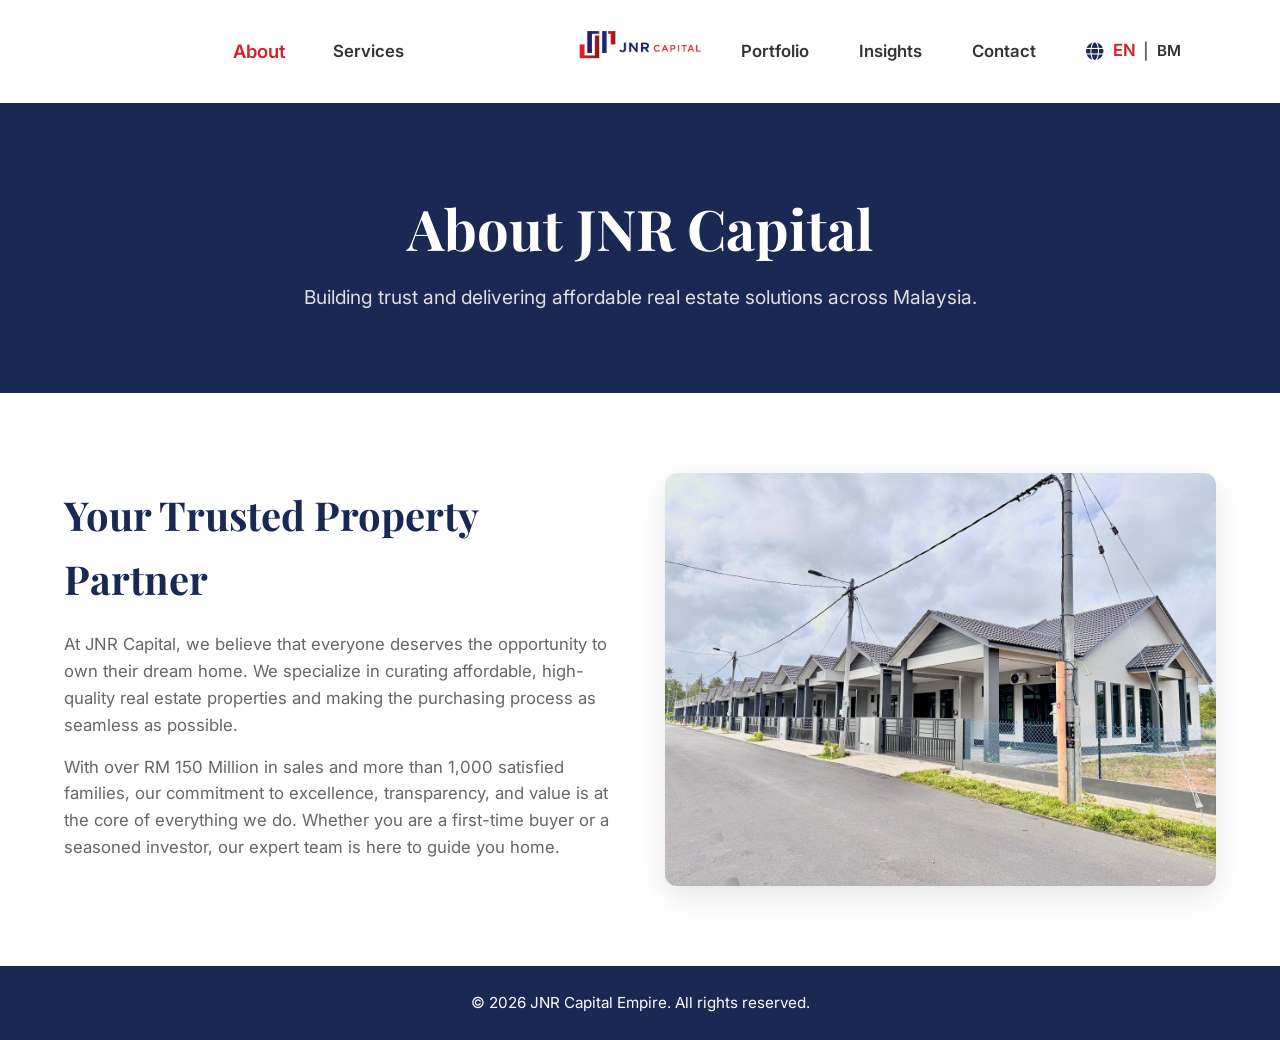
<file: about-en.html>
<!DOCTYPE html>
<html lang="en">
<head>
    <meta charset="UTF-8">
    <meta name="viewport" content="width=device-width, initial-scale=1.0">
    <title>About Us - JNR Capital</title>
    <link rel="preconnect" href="https://fonts.googleapis.com">
    <link rel="preconnect" href="https://fonts.gstatic.com" crossorigin>
    <link href="https://fonts.googleapis.com/css2?family=Great+Vibes&family=Inter:wght@400;500;600;700&family=Playfair+Display:wght@400;600;700&display=swap" rel="stylesheet">
    <link rel="stylesheet" href="https://cdnjs.cloudflare.com/ajax/libs/font-awesome/6.4.0/css/all.min.css">
    <link rel="stylesheet" href="style.css">
</head>
<body>
    <nav class="custom-navbar">
        <div class="nav-left">
            <a href="about-en.html" class="active">About</a>
            <a href="services-en.html">Services</a>
        </div>
        <div class="nav-center">
            <a href="index-en.html">
                <img src="logo.png" alt="JNR Capital Logo" class="brand-logo">
            </a>
        </div>
        <div class="nav-right">
            <a href="portfolio-en.html">Portfolio</a>
            <a href="insights-en.html">Insights</a>
            <a href="contact-en.html">Contact</a>
            <div class="lang-switch">
                <i class="fas fa-globe"></i>
                <a href="#" class="active">EN</a> | <a href="about.html">BM</a>
            </div>
        </div>
    </nav>

    <section class="page-hero">
        <h1>About JNR Capital</h1>
        <p>Building trust and delivering affordable real estate solutions across Malaysia.</p>
    </section>

    <section class="about-wrapper">
        <div class="about-text">
            <h2>Your Trusted Property Partner</h2>
            <p>At JNR Capital, we believe that everyone deserves the opportunity to own their dream home. We specialize in curating affordable, high-quality real estate properties and making the purchasing process as seamless as possible.</p>
            <p>With over RM 150 Million in sales and more than 1,000 satisfied families, our commitment to excellence, transparency, and value is at the core of everything we do. Whether you are a first-time buyer or a seasoned investor, our expert team is here to guide you home.</p>
        </div>
        <div class="about-visual">
            <img src="photo_2026-07-30_16-21-27.jpg" alt="JNR Capital About Visual">
        </div>
    </section>

    <footer class="simple-footer">
        <div class="footer-content">
            <p>&copy; 2026 JNR Capital Empire. All rights reserved.</p>
        </div>
    </footer>
</body>
</html>
</file>
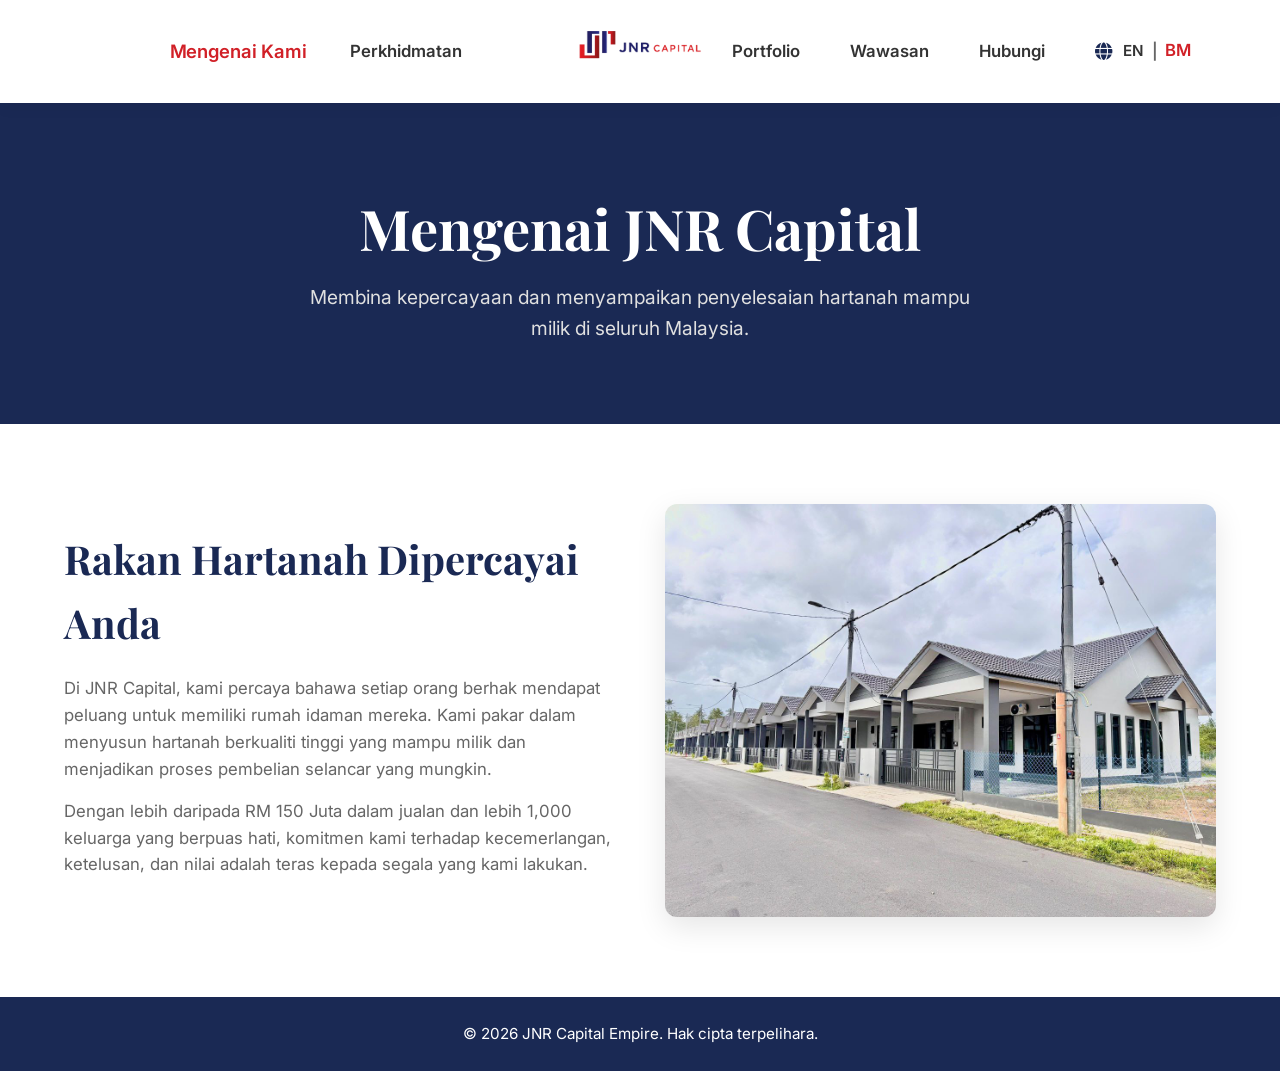
<file: about.html>
<!DOCTYPE html>
<html lang="ms">
<head>
    <meta charset="UTF-8">
    <meta name="viewport" content="width=device-width, initial-scale=1.0">
    <title>Mengenai Kami - JNR Capital</title>
    <link rel="preconnect" href="https://fonts.googleapis.com">
    <link rel="preconnect" href="https://fonts.gstatic.com" crossorigin>
    <link href="https://fonts.googleapis.com/css2?family=Great+Vibes&family=Inter:wght@400;500;600;700&family=Playfair+Display:wght@400;600;700&display=swap" rel="stylesheet">
    <link rel="stylesheet" href="https://cdnjs.cloudflare.com/ajax/libs/font-awesome/6.4.0/css/all.min.css">
    <link rel="stylesheet" href="style.css">
</head>
<body>
    <nav class="custom-navbar">
        <div class="nav-left"><a href="about.html" class="active">Mengenai Kami</a><a href="services.html">Perkhidmatan</a></div>
        <div class="nav-center"><a href="index.html"><img src="logo.png" alt="Logo JNR Capital" class="brand-logo"></a></div>
        <div class="nav-right">
            <a href="portfolio.html">Portfolio</a><a href="insights.html">Wawasan</a><a href="contact.html">Hubungi</a>
            <div class="lang-switch"><i class="fas fa-globe"></i><a href="about-en.html">EN</a> | <a href="#" class="active">BM</a></div>
        </div>
    </nav>
    <section class="page-hero">
        <h1>Mengenai JNR Capital</h1>
        <p>Membina kepercayaan dan menyampaikan penyelesaian hartanah mampu milik di seluruh Malaysia.</p>
    </section>
    <section class="about-wrapper">
        <div class="about-text">
            <h2>Rakan Hartanah Dipercayai Anda</h2>
            <p>Di JNR Capital, kami percaya bahawa setiap orang berhak mendapat peluang untuk memiliki rumah idaman mereka. Kami pakar dalam menyusun hartanah berkualiti tinggi yang mampu milik dan menjadikan proses pembelian selancar yang mungkin.</p>
            <p>Dengan lebih daripada RM 150 Juta dalam jualan dan lebih 1,000 keluarga yang berpuas hati, komitmen kami terhadap kecemerlangan, ketelusan, dan nilai adalah teras kepada segala yang kami lakukan.</p>
        </div>
        <div class="about-visual"><img src="photo_2026-07-30_16-21-27.jpg" alt="Visual Syarikat JNR Capital"></div>
    </section>
    <footer class="simple-footer"><div class="footer-content"><p>&copy; 2026 JNR Capital Empire. Hak cipta terpelihara.</p></div></footer>
</body>
</html>
</file>
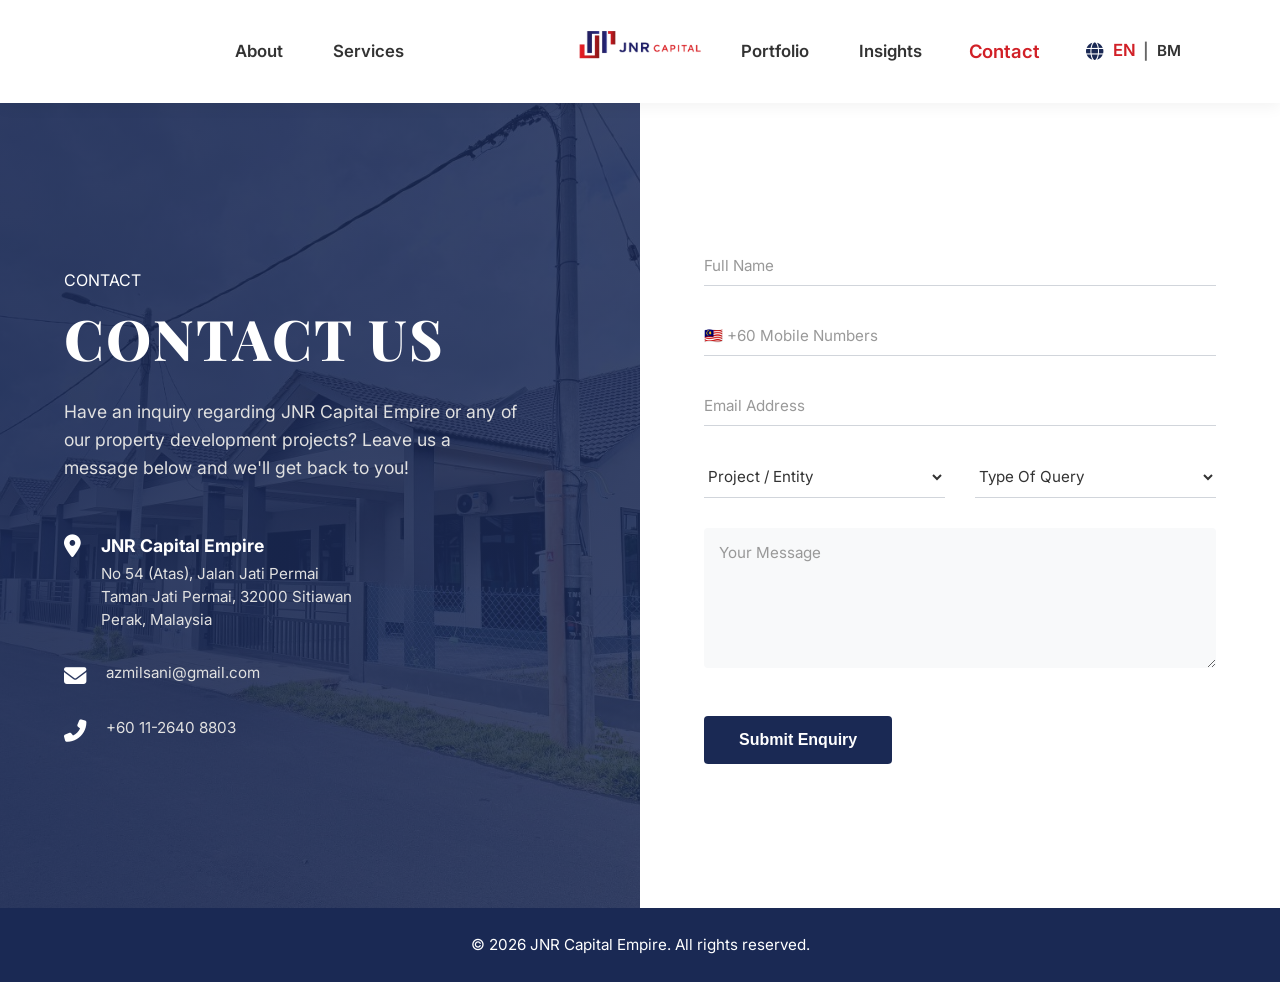
<file: contact-en.html>
<!DOCTYPE html>
<html lang="en">
<head>
    <meta charset="UTF-8">
    <meta name="viewport" content="width=device-width, initial-scale=1.0">
    <title>Contact Us - JNR Capital</title>
    <link rel="preconnect" href="https://fonts.googleapis.com">
    <link rel="preconnect" href="https://fonts.gstatic.com" crossorigin>
    <link href="https://fonts.googleapis.com/css2?family=Great+Vibes&family=Inter:wght@400;500;600;700&family=Playfair+Display:wght@400;600;700&display=swap" rel="stylesheet">
    <link rel="stylesheet" href="https://cdnjs.cloudflare.com/ajax/libs/font-awesome/6.4.0/css/all.min.css">
    <link rel="stylesheet" href="style.css">
</head>
<body>
    <nav class="custom-navbar">
        <div class="nav-left"><a href="about-en.html">About</a><a href="services-en.html">Services</a></div>
        <div class="nav-center"><a href="index-en.html"><img src="logo.png" alt="JNR Capital Logo" class="brand-logo"></a></div>
        <div class="nav-right">
            <a href="portfolio-en.html">Portfolio</a><a href="insights-en.html">Insights</a><a href="contact-en.html" class="active">Contact</a>
            <div class="lang-switch"><i class="fas fa-globe"></i><a href="#" class="active">EN</a> | <a href="contact.html">BM</a></div>
        </div>
    </nav>
    <div class="contact-page-wrapper">
        <div class="contact-left">
            <div class="contact-left-bg-text">CONTACT</div>
            <h1>Contact Us</h1>
            <p class="desc">Have an inquiry regarding JNR Capital Empire or any of our property development projects? Leave us a message below and we'll get back to you!</p>
            <div class="contact-info-list">
                <div class="info-item"><i class="fas fa-map-marker-alt"></i><div><h4>JNR Capital Empire</h4><p>No 54 (Atas), Jalan Jati Permai<br>Taman Jati Permai, 32000 Sitiawan<br>Perak, Malaysia</p></div></div>
                <div class="info-item"><i class="fas fa-envelope"></i><div><p>azmilsani@gmail.com</p></div></div>
                <div class="info-item"><i class="fas fa-phone-alt"></i><div><p>+60 11-2640 8803</p></div></div>
            </div>
        </div>
        <div class="contact-right">
            <form class="split-form">
                <div class="form-group-line"><input type="text" placeholder="Full Name" required></div>
                <div class="form-group-line"><input type="text" placeholder="🇲🇾 +60 Mobile Numbers" required></div>
                <div class="form-group-line"><input type="email" placeholder="Email Address" required></div>
                <div class="form-row">
                    <div class="form-group-line">
                        <select required><option value="" disabled selected>Project / Entity</option><option value="lekir">Taman Seri Lekir</option><option value="karisma">Taman Karisma</option><option value="other">- Fill Out Other Fields -</option></select>
                    </div>
                    <div class="form-group-line">
                        <select required><option value="" disabled selected>Type Of Query</option><option value="sales">Sales Inquiry</option><option value="partnership">Partnership</option><option value="other">Other</option></select>
                    </div>
                </div>
                <div class="form-group-line"><textarea placeholder="Your Message" required></textarea></div>
                <button type="submit" class="btn-submit-split">Submit Enquiry</button>
            </form>
        </div>
    </div>
    <footer class="simple-footer"><div class="footer-content"><p>&copy; 2026 JNR Capital Empire. All rights reserved.</p></div></footer>
</body>
</html>
</file>
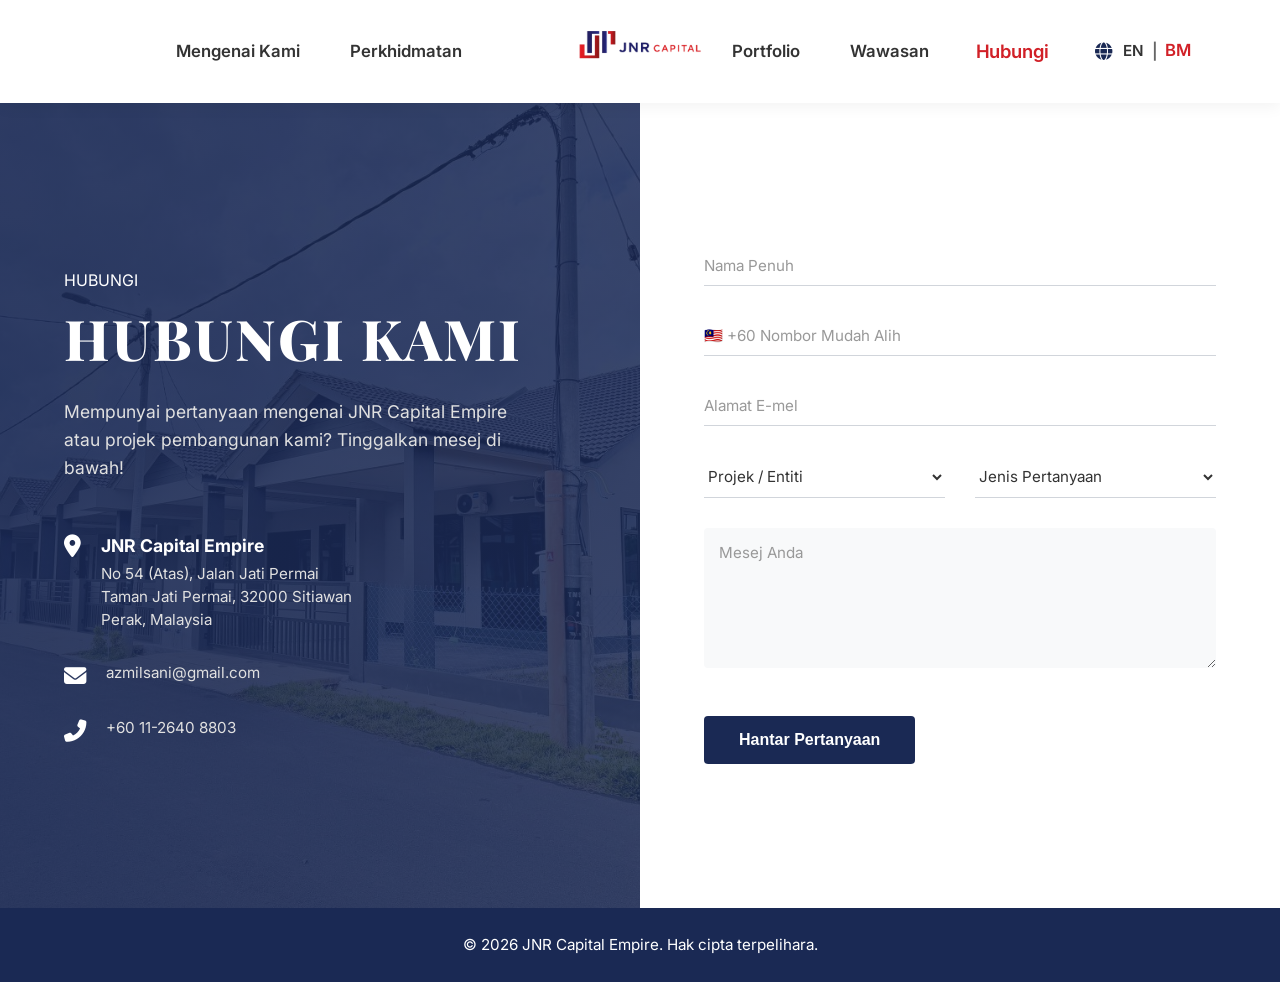
<file: contact.html>
<!DOCTYPE html>
<html lang="ms">
<head>
    <meta charset="UTF-8">
    <meta name="viewport" content="width=device-width, initial-scale=1.0">
    <title>Hubungi Kami - JNR Capital</title>
    <link rel="preconnect" href="https://fonts.googleapis.com">
    <link rel="preconnect" href="https://fonts.gstatic.com" crossorigin>
    <link href="https://fonts.googleapis.com/css2?family=Great+Vibes&family=Inter:wght@400;500;600;700&family=Playfair+Display:wght@400;600;700&display=swap" rel="stylesheet">
    <link rel="stylesheet" href="https://cdnjs.cloudflare.com/ajax/libs/font-awesome/6.4.0/css/all.min.css">
    <link rel="stylesheet" href="style.css">
</head>
<body>
    <nav class="custom-navbar">
        <div class="nav-left"><a href="about.html">Mengenai Kami</a><a href="services.html">Perkhidmatan</a></div>
        <div class="nav-center"><a href="index.html"><img src="logo.png" alt="Logo JNR Capital" class="brand-logo"></a></div>
        <div class="nav-right">
            <a href="portfolio.html">Portfolio</a><a href="insights.html">Wawasan</a><a href="contact.html" class="active">Hubungi</a>
            <div class="lang-switch"><i class="fas fa-globe"></i><a href="contact-en.html">EN</a> | <a href="#" class="active">BM</a></div>
        </div>
    </nav>
    <div class="contact-page-wrapper">
        <div class="contact-left">
            <div class="contact-left-bg-text">HUBUNGI</div>
            <h1>Hubungi Kami</h1>
            <p class="desc">Mempunyai pertanyaan mengenai JNR Capital Empire atau projek pembangunan kami? Tinggalkan mesej di bawah!</p>
            <div class="contact-info-list">
                <div class="info-item"><i class="fas fa-map-marker-alt"></i><div><h4>JNR Capital Empire</h4><p>No 54 (Atas), Jalan Jati Permai<br>Taman Jati Permai, 32000 Sitiawan<br>Perak, Malaysia</p></div></div>
                <div class="info-item"><i class="fas fa-envelope"></i><div><p>azmilsani@gmail.com</p></div></div>
                <div class="info-item"><i class="fas fa-phone-alt"></i><div><p>+60 11-2640 8803</p></div></div>
            </div>
        </div>
        <div class="contact-right">
            <form class="split-form">
                <div class="form-group-line"><input type="text" placeholder="Nama Penuh" required></div>
                <div class="form-group-line"><input type="text" placeholder="🇲🇾 +60 Nombor Mudah Alih" required></div>
                <div class="form-group-line"><input type="email" placeholder="Alamat E-mel" required></div>
                <div class="form-row">
                    <div class="form-group-line">
                        <select required><option value="" disabled selected>Projek / Entiti</option><option value="lekir">Taman Seri Lekir</option><option value="karisma">Taman Karisma</option><option value="other">- Isi Ruangan Lain -</option></select>
                    </div>
                    <div class="form-group-line">
                        <select required><option value="" disabled selected>Jenis Pertanyaan</option><option value="sales">Jualan</option><option value="partnership">Perkongsian</option><option value="other">Lain-lain</option></select>
                    </div>
                </div>
                <div class="form-group-line"><textarea placeholder="Mesej Anda" required></textarea></div>
                <button type="submit" class="btn-submit-split">Hantar Pertanyaan</button>
            </form>
        </div>
    </div>
    <footer class="simple-footer"><div class="footer-content"><p>&copy; 2026 JNR Capital Empire. Hak cipta terpelihara.</p></div></footer>
</body>
</html>
</file>
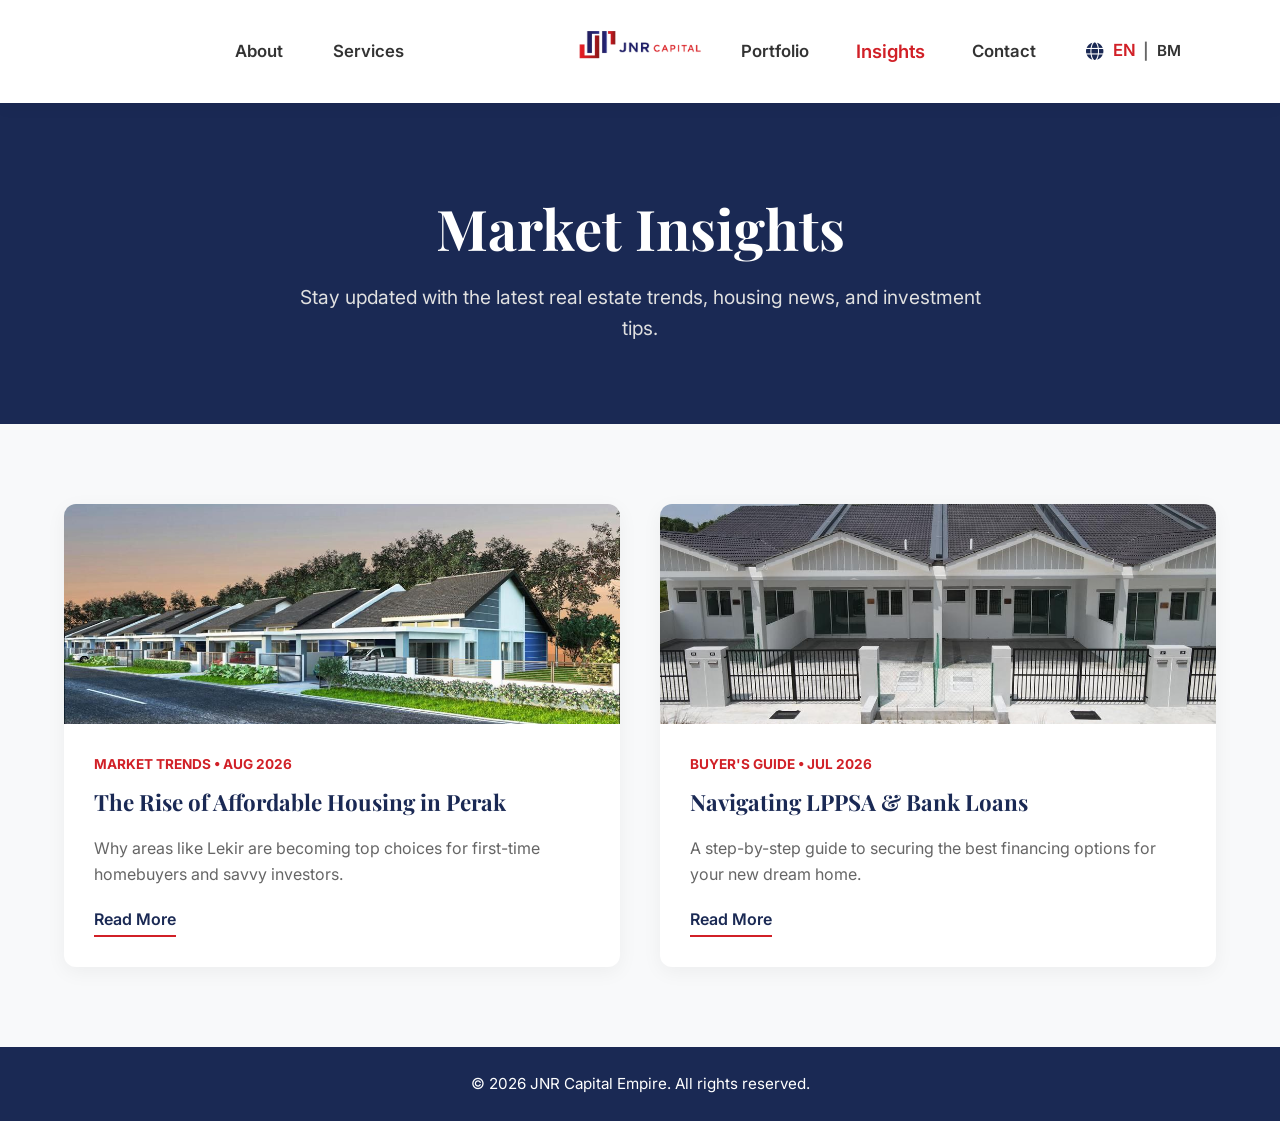
<file: insights-en.html>
<!DOCTYPE html>
<html lang="en">
<head>
    <meta charset="UTF-8">
    <meta name="viewport" content="width=device-width, initial-scale=1.0">
    <title>Market Insights - JNR Capital</title>
    <link rel="preconnect" href="https://fonts.googleapis.com">
    <link rel="preconnect" href="https://fonts.gstatic.com" crossorigin>
    <link href="https://fonts.googleapis.com/css2?family=Great+Vibes&family=Inter:wght@400;500;600;700&family=Playfair+Display:wght@400;600;700&display=swap" rel="stylesheet">
    <link rel="stylesheet" href="https://cdnjs.cloudflare.com/ajax/libs/font-awesome/6.4.0/css/all.min.css">
    <link rel="stylesheet" href="style.css">
</head>
<body>
    <nav class="custom-navbar">
        <div class="nav-left"><a href="about-en.html">About</a><a href="services-en.html">Services</a></div>
        <div class="nav-center"><a href="index-en.html"><img src="logo.png" alt="JNR Capital Logo" class="brand-logo"></a></div>
        <div class="nav-right">
            <a href="portfolio-en.html">Portfolio</a><a href="insights-en.html" class="active">Insights</a><a href="contact-en.html">Contact</a>
            <div class="lang-switch"><i class="fas fa-globe"></i><a href="#" class="active">EN</a> | <a href="insights.html">BM</a></div>
        </div>
    </nav>
    <section class="page-hero">
        <h1>Market Insights</h1>
        <p>Stay updated with the latest real estate trends, housing news, and investment tips.</p>
    </section>
    <section class="insights-wrapper">
        <div class="insights-grid">
            <article class="insight-card">
                <img src="photo_2026-07-30_15-37-46.jpg" alt="Insight Article 1">
                <div class="insight-text">
                    <span class="insight-meta">Market Trends &bull; Aug 2026</span>
                    <h3>The Rise of Affordable Housing in Perak</h3>
                    <p>Why areas like Lekir are becoming top choices for first-time homebuyers and savvy investors.</p>
                    <a href="#" class="btn-read-more">Read More</a>
                </div>
            </article>
            <article class="insight-card">
                <img src="photo_2026-07-30_15-57-49.jpg" alt="Insight Article 2">
                <div class="insight-text">
                    <span class="insight-meta">Buyer's Guide &bull; Jul 2026</span>
                    <h3>Navigating LPPSA &amp; Bank Loans</h3>
                    <p>A step-by-step guide to securing the best financing options for your new dream home.</p>
                    <a href="#" class="btn-read-more">Read More</a>
                </div>
            </article>
        </div>
    </section>
    <footer class="simple-footer"><div class="footer-content"><p>&copy; 2026 JNR Capital Empire. All rights reserved.</p></div></footer>
</body>
</html>
</file>
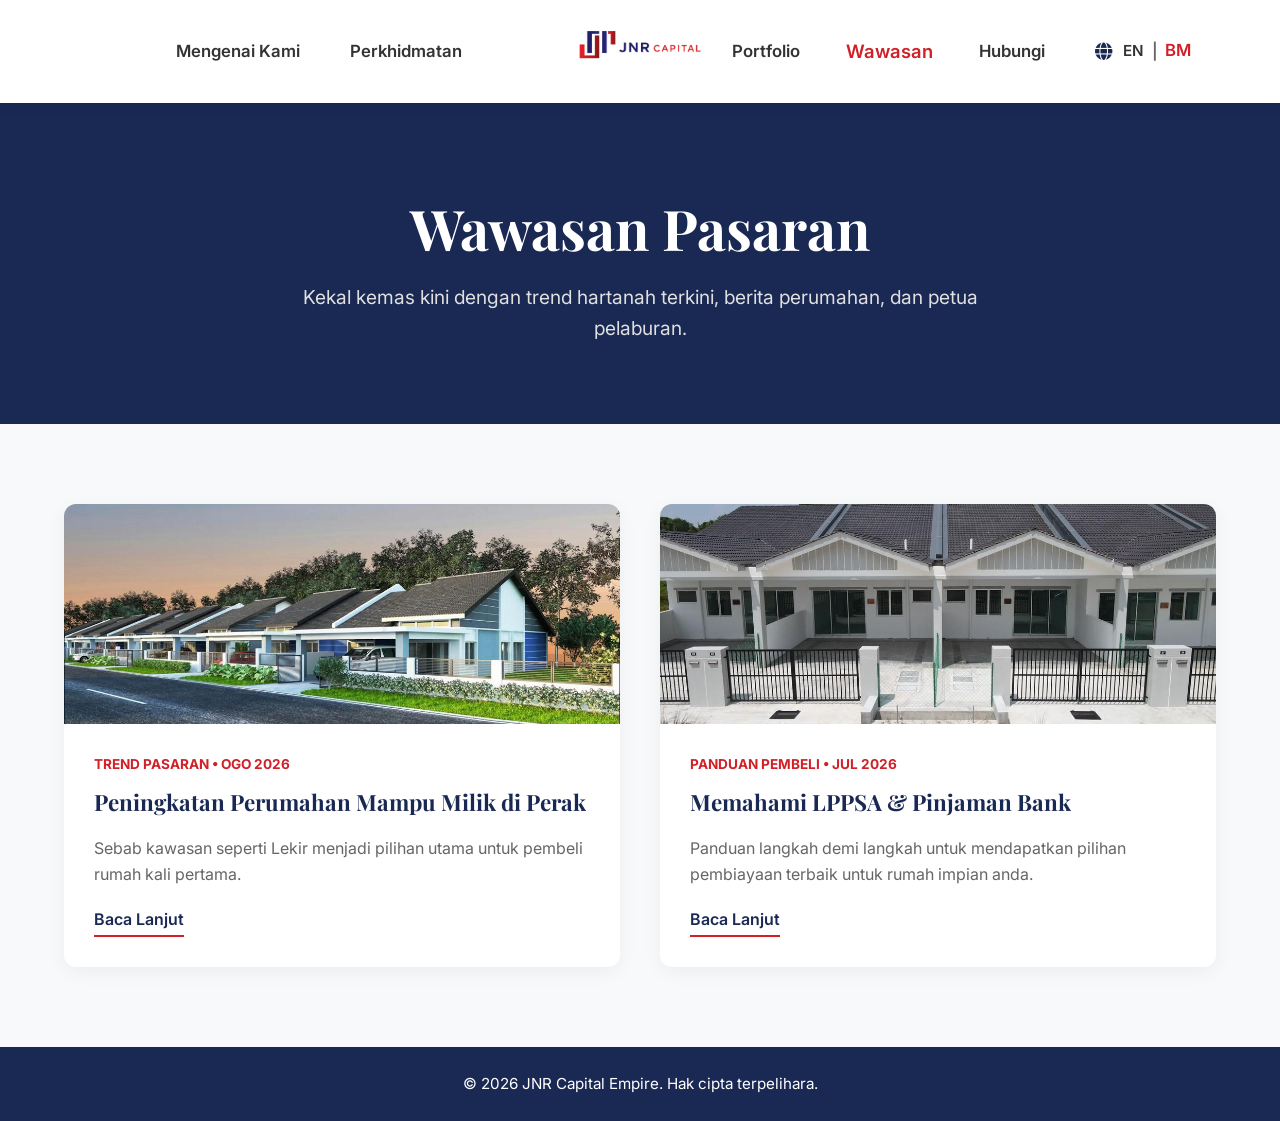
<file: insights.html>
<!DOCTYPE html>
<html lang="ms">
<head>
    <meta charset="UTF-8">
    <meta name="viewport" content="width=device-width, initial-scale=1.0">
    <title>Wawasan Pasaran - JNR Capital</title>
    <link rel="preconnect" href="https://fonts.googleapis.com">
    <link rel="preconnect" href="https://fonts.gstatic.com" crossorigin>
    <link href="https://fonts.googleapis.com/css2?family=Great+Vibes&family=Inter:wght@400;500;600;700&family=Playfair+Display:wght@400;600;700&display=swap" rel="stylesheet">
    <link rel="stylesheet" href="https://cdnjs.cloudflare.com/ajax/libs/font-awesome/6.4.0/css/all.min.css">
    <link rel="stylesheet" href="style.css">
</head>
<body>
    <nav class="custom-navbar">
        <div class="nav-left"><a href="about.html">Mengenai Kami</a><a href="services.html">Perkhidmatan</a></div>
        <div class="nav-center"><a href="index.html"><img src="logo.png" alt="Logo JNR Capital" class="brand-logo"></a></div>
        <div class="nav-right">
            <a href="portfolio.html">Portfolio</a><a href="insights.html" class="active">Wawasan</a><a href="contact.html">Hubungi</a>
            <div class="lang-switch"><i class="fas fa-globe"></i><a href="insights-en.html">EN</a> | <a href="#" class="active">BM</a></div>
        </div>
    </nav>
    <section class="page-hero">
        <h1>Wawasan Pasaran</h1>
        <p>Kekal kemas kini dengan trend hartanah terkini, berita perumahan, dan petua pelaburan.</p>
    </section>
    <section class="insights-wrapper">
        <div class="insights-grid">
            <article class="insight-card">
                <img src="photo_2026-07-30_15-37-46.jpg" alt="Artikel Wawasan 1">
                <div class="insight-text">
                    <span class="insight-meta">Trend Pasaran &bull; Ogo 2026</span>
                    <h3>Peningkatan Perumahan Mampu Milik di Perak</h3>
                    <p>Sebab kawasan seperti Lekir menjadi pilihan utama untuk pembeli rumah kali pertama.</p>
                    <a href="#" class="btn-read-more">Baca Lanjut</a>
                </div>
            </article>
            <article class="insight-card">
                <img src="photo_2026-07-30_15-57-49.jpg" alt="Artikel Wawasan 2">
                <div class="insight-text">
                    <span class="insight-meta">Panduan Pembeli &bull; Jul 2026</span>
                    <h3>Memahami LPPSA &amp; Pinjaman Bank</h3>
                    <p>Panduan langkah demi langkah untuk mendapatkan pilihan pembiayaan terbaik untuk rumah impian anda.</p>
                    <a href="#" class="btn-read-more">Baca Lanjut</a>
                </div>
            </article>
        </div>
    </section>
    <footer class="simple-footer"><div class="footer-content"><p>&copy; 2026 JNR Capital Empire. Hak cipta terpelihara.</p></div></footer>
</body>
</html>
</file>
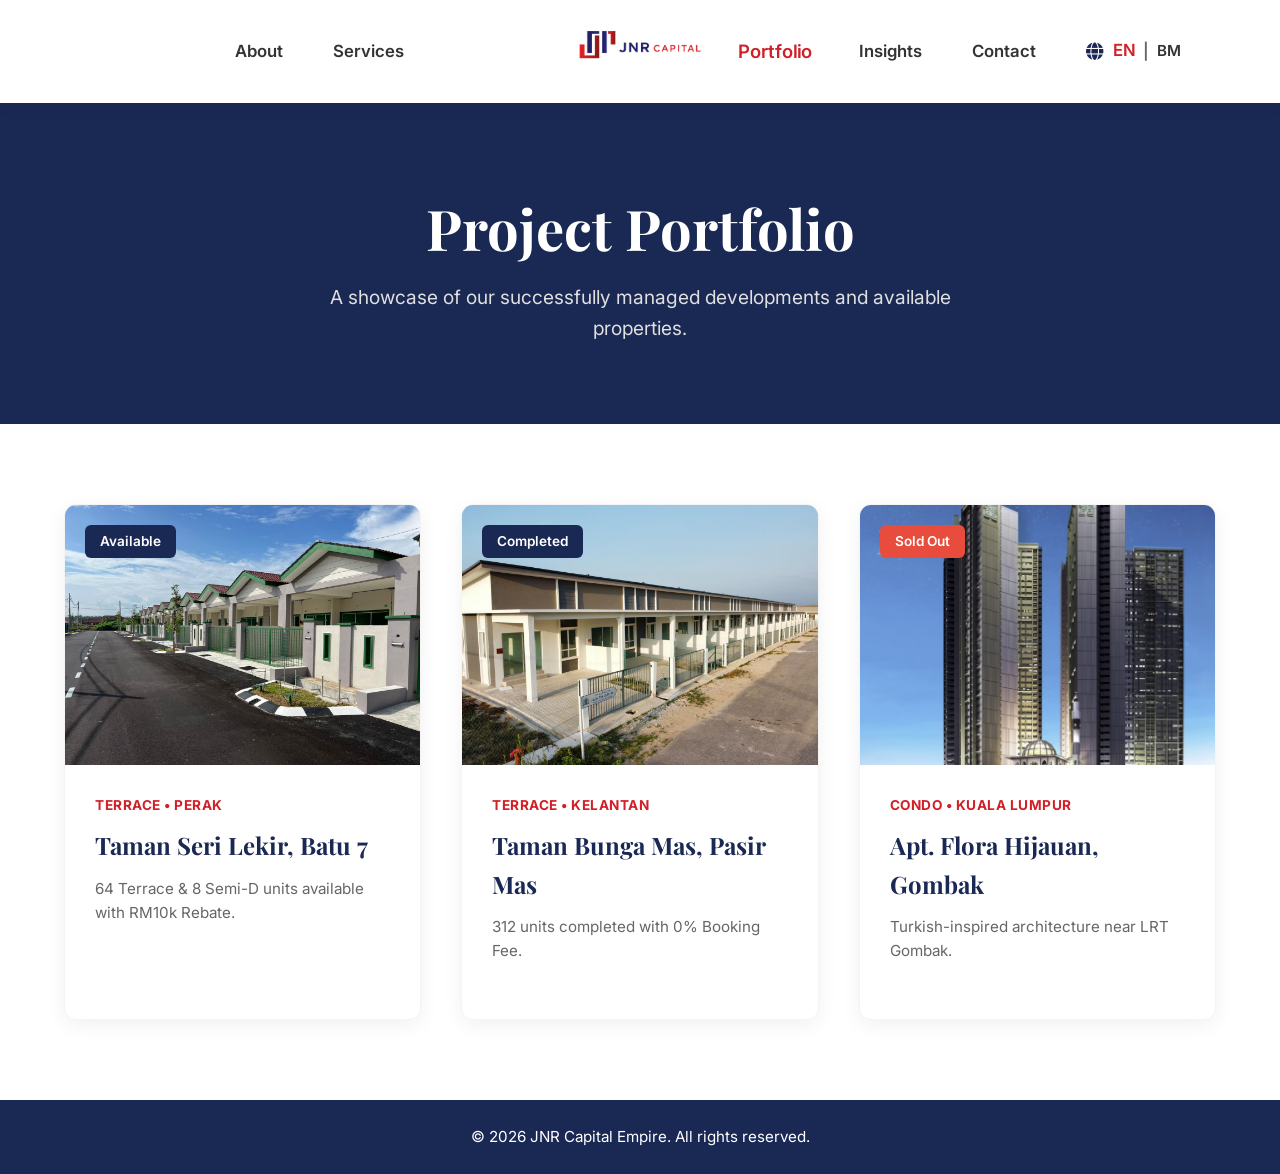
<file: portfolio-en.html>
<!DOCTYPE html>
<html lang="en">
<head>
    <meta charset="UTF-8">
    <meta name="viewport" content="width=device-width, initial-scale=1.0">
    <title>Property Portfolio - JNR Capital</title>
    <link rel="preconnect" href="https://fonts.googleapis.com">
    <link rel="preconnect" href="https://fonts.gstatic.com" crossorigin>
    <link href="https://fonts.googleapis.com/css2?family=Great+Vibes&family=Inter:wght@400;500;600;700&family=Playfair+Display:wght@400;600;700&display=swap" rel="stylesheet">
    <link rel="stylesheet" href="https://cdnjs.cloudflare.com/ajax/libs/font-awesome/6.4.0/css/all.min.css">
    <link rel="stylesheet" href="style.css">
</head>
<body>
    <nav class="custom-navbar">
        <div class="nav-left"><a href="about-en.html">About</a><a href="services-en.html">Services</a></div>
        <div class="nav-center"><a href="index-en.html"><img src="logo.png" alt="JNR Capital Logo" class="brand-logo"></a></div>
        <div class="nav-right">
            <a href="portfolio-en.html" class="active">Portfolio</a><a href="insights-en.html">Insights</a><a href="contact-en.html">Contact</a>
            <div class="lang-switch"><i class="fas fa-globe"></i><a href="#" class="active">EN</a> | <a href="portfolio.html">BM</a></div>
        </div>
    </nav>
    <section class="page-hero">
        <h1>Project Portfolio</h1>
        <p>A showcase of our successfully managed developments and available properties.</p>
    </section>
    <section class="properties-section">
        <div class="properties-grid">
            <div class="property-card">
                <div class="property-image"><a href="property-en.html?id=lekir-batu-7"><img src="photo_2026-08-05_14-56-18.jpg" alt="Taman Seri Lekir"></a><span class="property-badge sale">Available</span></div>
                <div class="property-info"><span class="property-type">Terrace &bull; Perak</span><h3 class="property-title"><a href="property-en.html?id=lekir-batu-7">Taman Seri Lekir, Batu 7</a></h3><p class="property-summary">64 Terrace &amp; 8 Semi-D units available with RM10k Rebate.</p></div>
            </div>
            <div class="property-card">
                <div class="property-image"><a href="property-en.html?id=bunga-mas"><img src="photo_2026-07-31_12-07-29.jpg" alt="Taman Bunga Mas"></a><span class="property-badge sale">Completed</span></div>
                <div class="property-info"><span class="property-type">Terrace &bull; Kelantan</span><h3 class="property-title"><a href="property-en.html?id=bunga-mas">Taman Bunga Mas, Pasir Mas</a></h3><p class="property-summary">312 units completed with 0% Booking Fee.</p></div>
            </div>
            <div class="property-card">
                <div class="property-image"><a href="#"><img src="Residensi flora hijauan is new condo in taman melati Gombak.jpg" alt="Flora Hijauan"></a><span class="property-badge sold">Sold Out</span></div>
                <div class="property-info"><span class="property-type">Condo &bull; Kuala Lumpur</span><h3 class="property-title"><a href="#">Apt. Flora Hijauan, Gombak</a></h3><p class="property-summary">Turkish-inspired architecture near LRT Gombak.</p></div>
            </div>
        </div>
    </section>
    <footer class="simple-footer"><div class="footer-content"><p>&copy; 2026 JNR Capital Empire. All rights reserved.</p></div></footer>
</body>
</html>
</file>
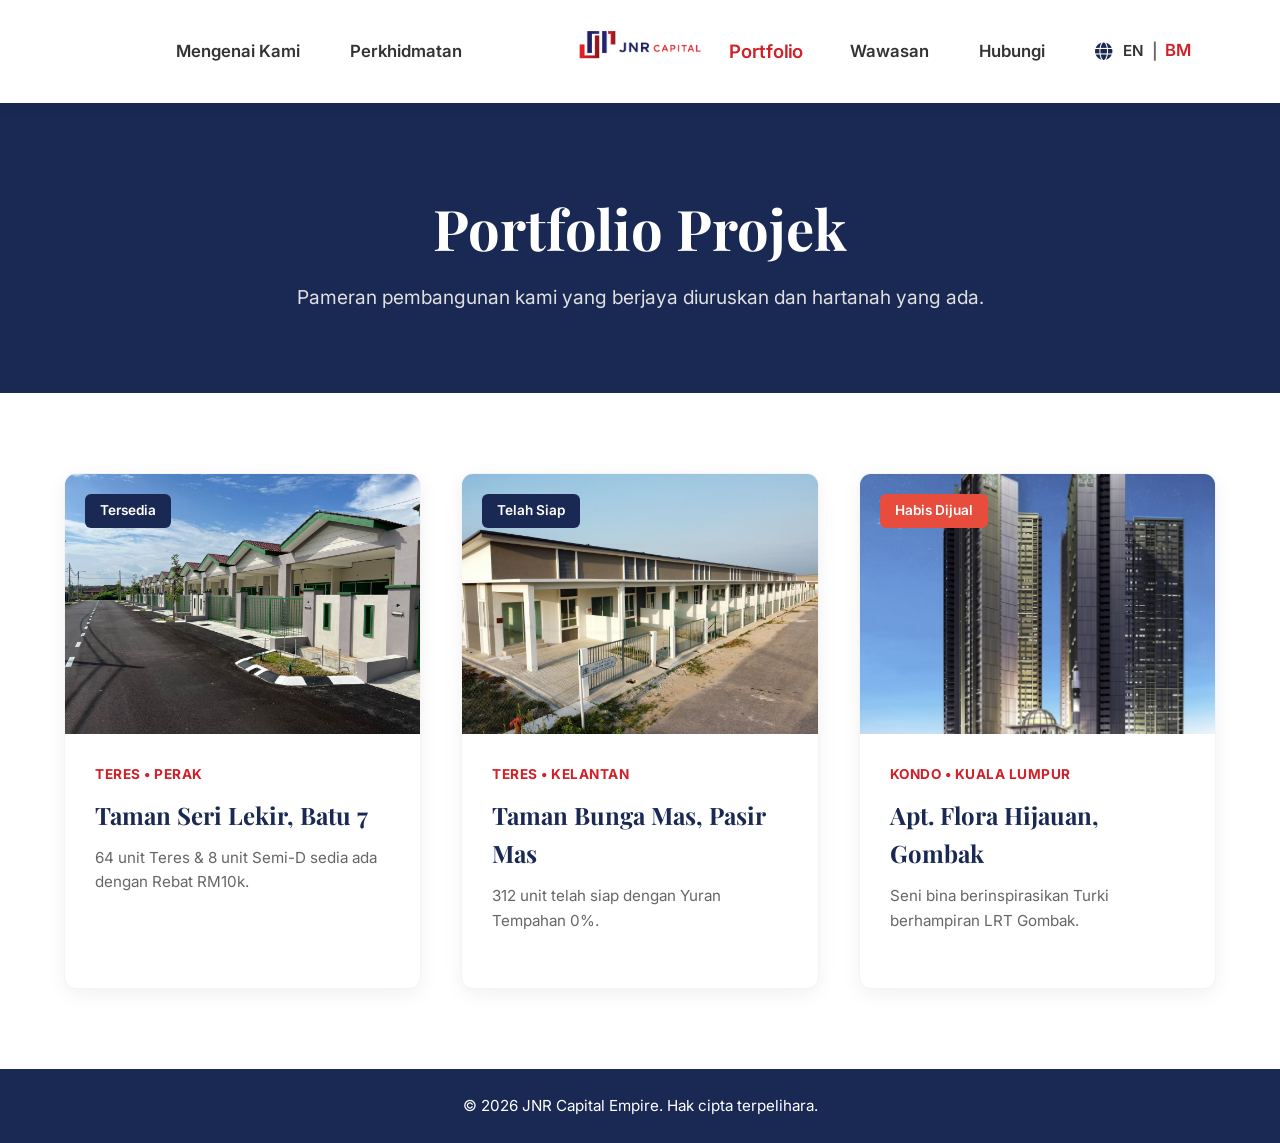
<file: portfolio.html>
<!DOCTYPE html>
<html lang="ms">
<head>
    <meta charset="UTF-8">
    <meta name="viewport" content="width=device-width, initial-scale=1.0">
    <title>Portfolio Projek - JNR Capital</title>
    <link rel="preconnect" href="https://fonts.googleapis.com">
    <link rel="preconnect" href="https://fonts.gstatic.com" crossorigin>
    <link href="https://fonts.googleapis.com/css2?family=Great+Vibes&family=Inter:wght@400;500;600;700&family=Playfair+Display:wght@400;600;700&display=swap" rel="stylesheet">
    <link rel="stylesheet" href="https://cdnjs.cloudflare.com/ajax/libs/font-awesome/6.4.0/css/all.min.css">
    <link rel="stylesheet" href="style.css">
</head>
<body>
    <nav class="custom-navbar">
        <div class="nav-left"><a href="about.html">Mengenai Kami</a><a href="services.html">Perkhidmatan</a></div>
        <div class="nav-center"><a href="index.html"><img src="logo.png" alt="Logo JNR Capital" class="brand-logo"></a></div>
        <div class="nav-right">
            <a href="portfolio.html" class="active">Portfolio</a><a href="insights.html">Wawasan</a><a href="contact.html">Hubungi</a>
            <div class="lang-switch"><i class="fas fa-globe"></i><a href="portfolio-en.html">EN</a> | <a href="#" class="active">BM</a></div>
        </div>
    </nav>
    <section class="page-hero">
        <h1>Portfolio Projek</h1>
        <p>Pameran pembangunan kami yang berjaya diuruskan dan hartanah yang ada.</p>
    </section>
    <section class="properties-section">
        <div class="properties-grid">
            <div class="property-card">
                <div class="property-image"><a href="property.html?id=lekir-batu-7"><img src="photo_2026-08-05_14-56-18.jpg" alt="Taman Seri Lekir"></a><span class="property-badge sale">Tersedia</span></div>
                <div class="property-info">
                    <span class="property-type">Teres &bull; Perak</span><h3 class="property-title"><a href="property.html?id=lekir-batu-7">Taman Seri Lekir, Batu 7</a></h3>
                    <p class="property-summary">64 unit Teres &amp; 8 unit Semi-D sedia ada dengan Rebat RM10k.</p>
                </div>
            </div>
            <div class="property-card">
                <div class="property-image"><a href="property.html?id=bunga-mas"><img src="photo_2026-07-31_12-07-29.jpg" alt="Taman Bunga Mas"></a><span class="property-badge sale">Telah Siap</span></div>
                <div class="property-info">
                    <span class="property-type">Teres &bull; Kelantan</span><h3 class="property-title"><a href="property.html?id=bunga-mas">Taman Bunga Mas, Pasir Mas</a></h3>
                    <p class="property-summary">312 unit telah siap dengan Yuran Tempahan 0%.</p>
                </div>
            </div>
            <div class="property-card">
                <div class="property-image"><a href="#"><img src="Residensi flora hijauan is new condo in taman melati Gombak.jpg" alt="Flora Hijauan"></a><span class="property-badge sold">Habis Dijual</span></div>
                <div class="property-info">
                    <span class="property-type">Kondo &bull; Kuala Lumpur</span><h3 class="property-title"><a href="#">Apt. Flora Hijauan, Gombak</a></h3>
                    <p class="property-summary">Seni bina berinspirasikan Turki berhampiran LRT Gombak.</p>
                </div>
            </div>
        </div>
    </section>
    <footer class="simple-footer"><div class="footer-content"><p>&copy; 2026 JNR Capital Empire. Hak cipta terpelihara.</p></div></footer>
</body>
</html>
</file>
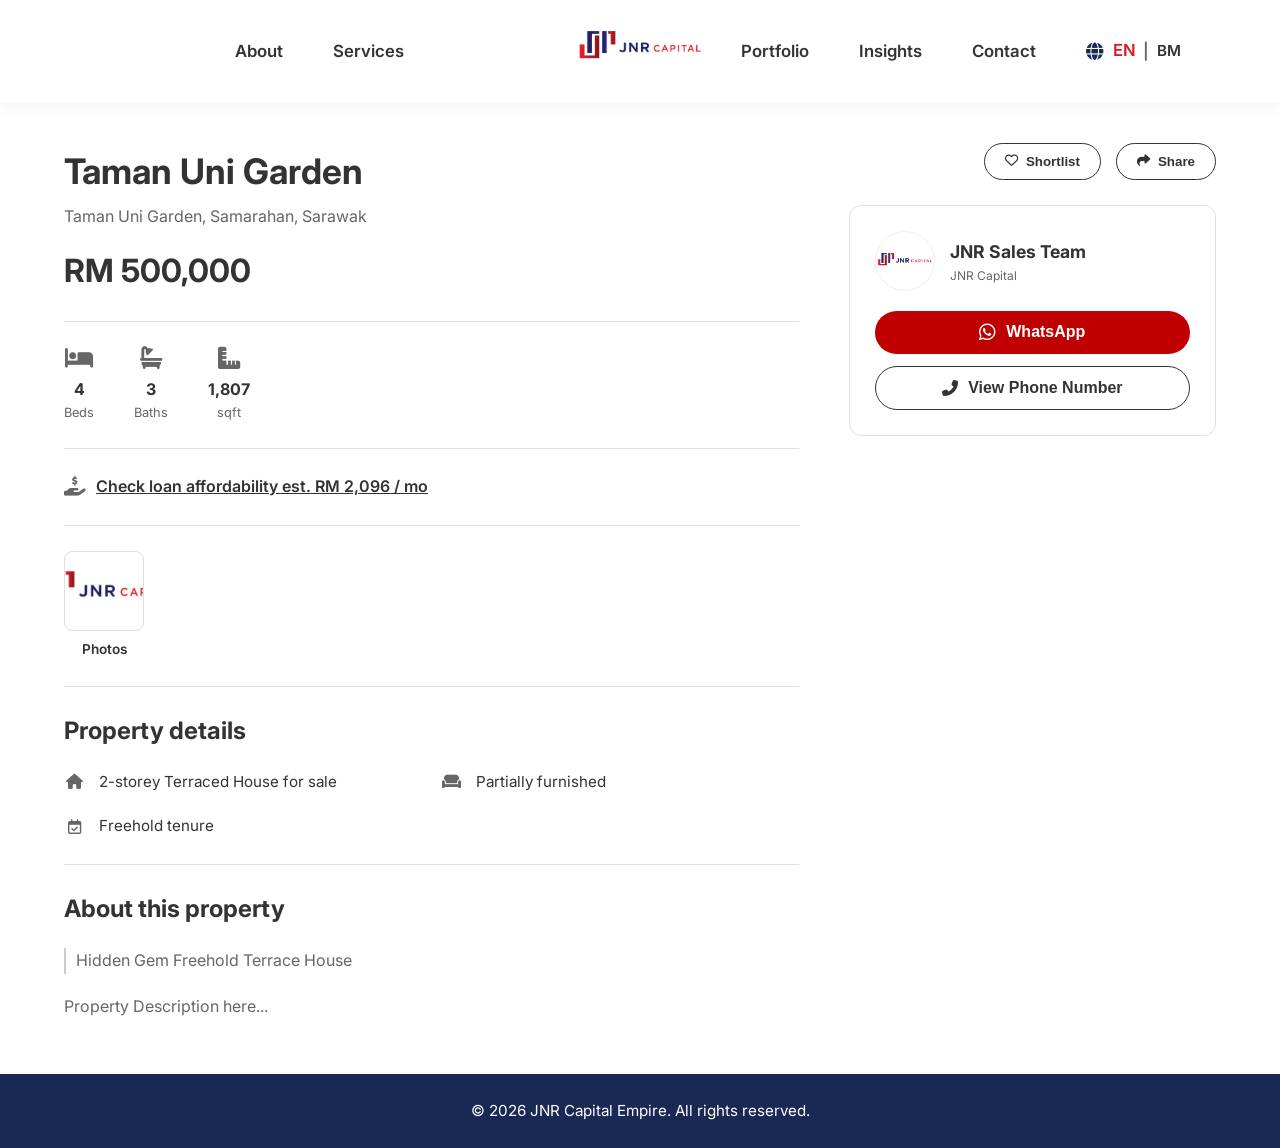
<file: property-en.html>
<!DOCTYPE html>
<html lang="en">
<head>
    <meta charset="UTF-8">
    <meta name="viewport" content="width=device-width, initial-scale=1.0">
    <title>Property Details - JNR Capital</title>
    <link rel="preconnect" href="https://fonts.googleapis.com">
    <link rel="preconnect" href="https://fonts.gstatic.com" crossorigin>
    <link href="https://fonts.googleapis.com/css2?family=Great+Vibes&family=Inter:wght@400;500;600;700&family=Playfair+Display:wght@400;600;700&display=swap" rel="stylesheet">
    <link rel="stylesheet" href="https://cdnjs.cloudflare.com/ajax/libs/font-awesome/6.4.0/css/all.min.css">
    <link rel="stylesheet" href="style.css">
</head>
<body>
    <nav class="custom-navbar">
        <div class="nav-left"><a href="about-en.html">About</a><a href="services-en.html">Services</a></div>
        <div class="nav-center"><a href="index-en.html"><img src="logo.png" alt="Logo JNR Capital" class="brand-logo"></a></div>
        <div class="nav-right">
            <a href="portfolio-en.html">Portfolio</a><a href="insights-en.html">Insights</a><a href="contact-en.html">Contact</a>
            <div class="lang-switch"><i class="fas fa-globe"></i><a href="#" class="active">EN</a> | <a href="property.html" id="bm-link">BM</a></div>
        </div>
    </nav>
    <div class="property-details-wrapper">
        <div class="property-container">
            <main class="property-main">
                <div class="prop-header"><h1 id="dyn-title">Taman Uni Garden</h1><p class="prop-location" id="dyn-location">Taman Uni Garden, Samarahan, Sarawak</p><div class="prop-price" id="dyn-price">RM 500,000</div></div>
                <hr class="prop-divider">
                <div class="prop-quick-specs">
                    <div class="spec-item"><i class="fas fa-bed"></i><span class="spec-val" id="dyn-beds">4</span><span class="spec-lbl">Beds</span></div>
                    <div class="spec-item"><i class="fas fa-bath"></i><span class="spec-val" id="dyn-baths">3</span><span class="spec-lbl">Baths</span></div>
                    <div class="spec-item"><i class="fas fa-ruler-combined"></i><span class="spec-val" id="dyn-sqft">1,807</span><span class="spec-lbl">sqft</span></div>
                </div>
                <hr class="prop-divider">
                <div class="prop-affordability"><i class="fas fa-hand-holding-usd"></i><a href="#" id="dyn-loan">Check loan affordability est. RM 2,096 / mo</a></div>
                <hr class="prop-divider">
                <div class="prop-media-thumbnails"><div class="media-box"><img src="logo.png" id="dyn-img1" alt="Property Photos"><span>Photos</span></div></div>
                <hr class="prop-divider">
                <h2 class="prop-section-title">Property details</h2>
                <div class="prop-details-grid">
                    <div class="detail-row"><i class="fas fa-home"></i><span id="dyn-type">2-storey Terraced House for sale</span></div>
                    <div class="detail-row"><i class="fas fa-couch"></i><span id="dyn-furnish">Partially furnished</span></div>
                    <div class="detail-row"><i class="far fa-calendar-check"></i><span id="dyn-tenure">Freehold tenure</span></div>
                </div>
                <hr class="prop-divider">
                <h2 class="prop-section-title">About this property</h2>
                <div class="prop-about">
                    <p style="border-left: 2px solid #ccc; padding-left: 10px; margin-bottom: 20px;" id="dyn-about-tag">Hidden Gem Freehold Terrace House</p>
                    <p id="dyn-about">Property Description here...</p>
                </div>
            </main>
            <aside class="property-sidebar">
                <div class="sidebar-actions"><button class="btn-icon-pill"><i class="far fa-heart"></i> Shortlist</button><button class="btn-icon-pill"><i class="fas fa-share"></i> Share</button></div>
                <div class="agent-card">
                    <div class="agent-header">
                        <img src="logo.png" alt="JNR Sales Team" class="agent-avatar" style="border: 1px solid #eee;">
                        <div class="agent-info"><h4>JNR Sales Team</h4><p>JNR Capital</p></div>
                    </div>
                    <div class="agent-buttons">
                        <button class="btn-full btn-whatsapp"><i class="fab fa-whatsapp" style="font-size: 1.2rem;"></i> WhatsApp</button>
                        <button class="btn-full btn-outline"><i class="fas fa-phone-alt"></i> View Phone Number</button>
                    </div>
                </div>
            </aside>
        </div>
    </div>
    <footer class="simple-footer"><div class="footer-content"><p>&copy; 2026 JNR Capital Empire. All rights reserved.</p></div></footer>
    <script>
        const propertyData = {
            "lekir-batu-7": { title: "Taman Seri Lekir, Batu 7", location: "Lekir, Perak", price: "RM 230,800", beds: "3", baths: "2", sqft: "960", estLoan: "RM 980 / mo", image: "photo_2026-08-05_14-56-18.jpg", type: "Single-Storey Terrace for sale", furnish: "Unfurnished", tenure: "Freehold (Malay Reserve)", aboutTag: "Exclusive Development in Perak", about: "Ready to move in! RM10k Rebate & RM100 Booking Fee only. 64 Terrace & 8 Semi-D units available." },
            "taman-karisma": { title: "Taman Karisma, Lekir Perak", location: "Lekir, Perak", price: "RM 325,000", beds: "4", baths: "2", sqft: "1,125", estLoan: "RM 1,380 / mo", image: "photo_2026-07-30_15-37-46.jpg", type: "Single-Storey Semi-D for sale", furnish: "Unfurnished", tenure: "Freehold (Malay Reserve)", aboutTag: "Spacious Semi-D in Lekir", about: "New project of 26 Semi-D units. FREE Booking Fee & RM90k Rebate! Expected completion End 2026." },
            "lekir-sutera": { title: "Taman Lekir Sutera Phase 1", location: "Lekir, Perak", price: "RM 267,000", beds: "3", baths: "2", sqft: "900", estLoan: "RM 1,130 / mo", image: "photo_2026-07-30_15-57-49.jpg", type: "Single-Storey Terrace for sale", furnish: "Unfurnished", tenure: "Freehold (Malay Reserve)", aboutTag: "Affordable Housing", about: "Affordable single-storey terrace units. 0% Booking Fee & RM70k markup available! Expected completion Early 2027." },
            "jertih-terrace": { title: "Jertih Terrace Project", location: "Jertih, Besut, Terengganu", price: "RM 259,900", beds: "3", baths: "2", sqft: "880", estLoan: "RM 1,100 / mo", image: "photo_2026-07-30_16-21-27.jpg", type: "Single-Storey Terrace for sale", furnish: "Unfurnished", tenure: "Freehold (Malay Reserve)", aboutTag: "Limited Exclusive Units", about: "Extra-long 22'x90' lot! FREE Booking Fee & RM95k Rebate. Limited to 17 exclusive units only." },
            "bunga-mas": { title: "Taman Bunga Mas", location: "Pasir Mas, Kelantan", price: "RM 228,000", beds: "3", baths: "2", sqft: "1,134", estLoan: "RM 965 / mo", image: "photo_2026-07-31_12-07-29.jpg", type: "Single-Storey Terrace for sale", furnish: "Unfurnished", tenure: "Freehold", aboutTag: "Newly Completed Development", about: "312 Single-Storey Terrace units. 0% Booking Fee, RM80k Rebate & FREE Legal Fees! Completed July 2026." },
            "lyra-lumiere": { title: "Lyra @ La Lumiere", location: "Kulai, Johor", price: "RM 320,000", beds: "3", baths: "2", sqft: "900", estLoan: "RM 1,350 / mo", image: "photo_2026-07-31_12-32-43.jpg", type: "Single-Storey Terrace for sale", furnish: "Unfurnished", tenure: "Freehold", aboutTag: "Modern Living in Kulai", about: "Freehold single-storey terrace units. Up to RM58k Rebate & RM300 Booking Fee only! Expected completion 2028." },
            "taman-nilam": { title: "Taman Nilam, Chengkau Rembau", location: "Rembau, Negeri Sembilan", price: "RM 319,000", beds: "3", baths: "2", sqft: "1,200", estLoan: "RM 1,350 / mo", image: "photo_2026-07-31_14-56-38.jpg", type: "Single-Storey Terrace for sale", furnish: "Unfurnished", tenure: "Freehold (Malay Reserve)", aboutTag: "Spacious Living", about: "Spacious 20'x80' single-storey terrace. RM0 Booking Fee & up to RM56k Rebate! Expected completion Mid 2026." },
            "lagenda-ardea": { title: "Lagenda Ardea, Bernam Jaya", location: "Bernam Jaya, Selangor", price: "RM 257,300", beds: "3", baths: "2", sqft: "900", estLoan: "RM 1,090 / mo", image: "image_6932b1.jpg", type: "Single-Storey Terrace for sale", furnish: "Unfurnished", tenure: "Affordable Housing", aboutTag: "Top Tier Accessibility", about: "Affordable single-storey terrace in Selangor! RM28.6k Rebate & RM100 Booking Fee (Refundable). Near UPSI & Tanjung Malim." },
            "lagenda-mersing": { title: "Lagenda Mersing", location: "Mersing, Johor", price: "RM 233,000", beds: "3", baths: "2", sqft: "900", estLoan: "RM 985 / mo", image: "photo_2026-07-31_15-22-37.jpg", type: "Single-Storey Terrace for sale", furnish: "Unfurnished", tenure: "Freehold", aboutTag: "Massive Township Development", about: "422-hectare township with football field & cycling track. Up to RM30k Rebate & RM300 Booking Fee! Completion 2028." },
            "damar-residence": { title: "Damar Residence, Kinarut", location: "Kinarut, Sabah", price: "RM 300,000", beds: "2", baths: "2", sqft: "840", estLoan: "RM 1,270 / mo", image: "photo_2026-07-31_15-41-30.jpg", type: "Condominium for sale", furnish: "Unfurnished", tenure: "Freehold (Non-Bumi)", aboutTag: "High-Rise Living", about: "High-rise condo near Lok Kawi Recreational Park. Military debt settlement assistance available! Expected completion 2027." }
        };
        const urlParams = new URLSearchParams(window.location.search);
        const propertyId = urlParams.get('id');
        if (propertyId && propertyData[propertyId]) {
            const data = propertyData[propertyId];
            document.getElementById('bm-link').href = "property.html?id=" + propertyId;
            document.getElementById('dyn-title').innerText = data.title; document.getElementById('dyn-location').innerText = data.location; document.getElementById('dyn-price').innerText = data.price; document.getElementById('dyn-beds').innerText = data.beds; document.getElementById('dyn-baths').innerText = data.baths; document.getElementById('dyn-sqft').innerText = data.sqft; document.getElementById('dyn-loan').innerText = "Check loan affordability est. " + data.estLoan; document.getElementById('dyn-img1').src = data.image; document.getElementById('dyn-type').innerText = data.type; document.getElementById('dyn-furnish').innerText = data.furnish; document.getElementById('dyn-tenure').innerText = data.tenure; document.getElementById('dyn-about-tag').innerText = data.aboutTag; document.getElementById('dyn-about').innerText = data.about;
        }
    </script>
</body>
</html>
</file>
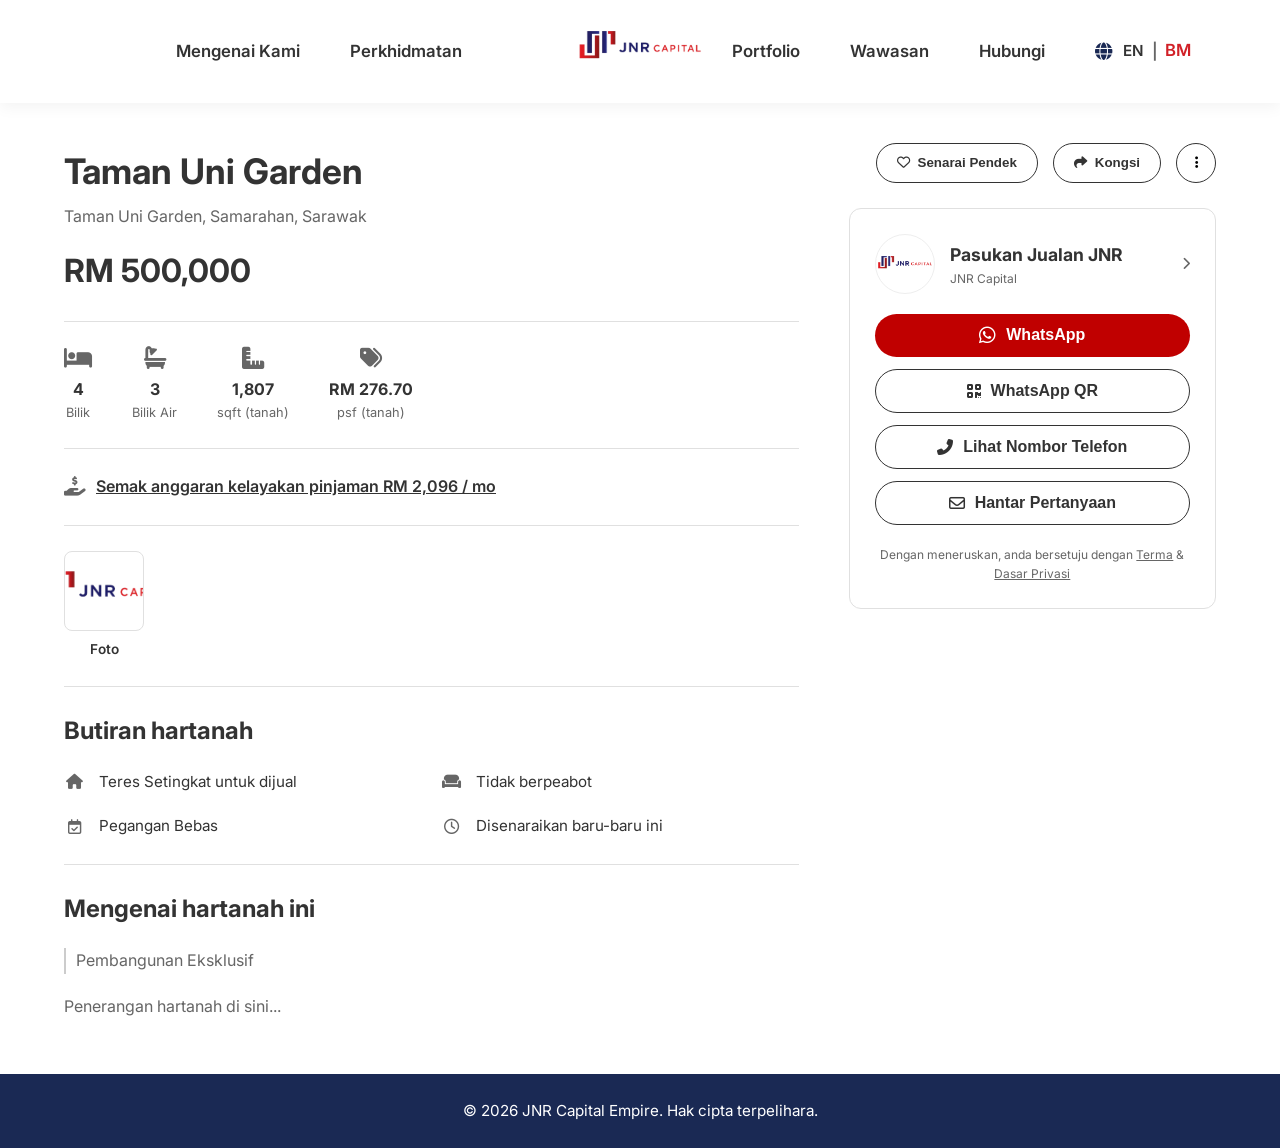
<file: property.html>
<!DOCTYPE html>
<html lang="ms">
<head>
    <meta charset="UTF-8">
    <meta name="viewport" content="width=device-width, initial-scale=1.0">
    <title>Butiran Hartanah - JNR Capital</title>
    <link rel="preconnect" href="https://fonts.googleapis.com">
    <link rel="preconnect" href="https://fonts.gstatic.com" crossorigin>
    <link href="https://fonts.googleapis.com/css2?family=Great+Vibes&family=Inter:wght@400;500;600;700&family=Playfair+Display:wght@400;600;700&display=swap" rel="stylesheet">
    <link rel="stylesheet" href="https://cdnjs.cloudflare.com/ajax/libs/font-awesome/6.4.0/css/all.min.css">
    <link rel="stylesheet" href="style.css">
</head>
<body>
    <nav class="custom-navbar">
        <div class="nav-left">
            <a href="about.html">Mengenai Kami</a>
            <a href="services.html">Perkhidmatan</a>
        </div>
        <div class="nav-center">
            <a href="index.html">
                <img src="logo.png" alt="Logo JNR Capital" class="brand-logo">
            </a>
        </div>
        <div class="nav-right">
            <a href="portfolio.html">Portfolio</a>
            <a href="insights.html">Wawasan</a>
            <a href="contact.html">Hubungi</a>
            <div class="lang-switch">
                <i class="fas fa-globe"></i>
                <a href="property-en.html">EN</a> | <a href="#" class="active">BM</a>
            </div>
        </div>
    </nav>

    <div class="property-details-wrapper">
        <div class="property-container">
            <main class="property-main">
                <div class="prop-header">
                    <h1 id="dyn-title">Taman Uni Garden</h1>
                    <p class="prop-location" id="dyn-location">Taman Uni Garden, Samarahan, Sarawak</p>
                    <div class="prop-price" id="dyn-price">RM 500,000</div>
                </div>
                <hr class="prop-divider">
                <div class="prop-quick-specs">
                    <div class="spec-item">
                        <i class="fas fa-bed"></i>
                        <span class="spec-val" id="dyn-beds">4</span>
                        <span class="spec-lbl">Bilik</span>
                    </div>
                    <div class="spec-item">
                        <i class="fas fa-bath"></i>
                        <span class="spec-val" id="dyn-baths">3</span>
                        <span class="spec-lbl">Bilik Air</span>
                    </div>
                    <div class="spec-item">
                        <i class="fas fa-ruler-combined"></i>
                        <span class="spec-val" id="dyn-sqft">1,807</span>
                        <span class="spec-lbl">sqft (tanah)</span>
                    </div>
                    <div class="spec-item">
                        <i class="fas fa-tags"></i>
                        <span class="spec-val" id="dyn-psf">RM 276.70</span>
                        <span class="spec-lbl">psf (tanah)</span>
                    </div>
                </div>
                <hr class="prop-divider">
                <div class="prop-affordability">
                    <i class="fas fa-hand-holding-usd"></i>
                    <a href="#" id="dyn-loan">Semak anggaran kelayakan pinjaman RM 2,096 / mo</a>
                </div>
                <hr class="prop-divider">
                <div class="prop-media-thumbnails">
                    <div class="media-box">
                        <img src="logo.png" id="dyn-img1" alt="Foto Hartanah">
                        <span>Foto</span>
                    </div>
                </div>
                <hr class="prop-divider">
                <h2 class="prop-section-title">Butiran hartanah</h2>
                <div class="prop-details-grid">
                    <div class="detail-row">
                        <i class="fas fa-home"></i>
                        <span id="dyn-type">Teres Setingkat untuk dijual</span>
                    </div>
                    <div class="detail-row">
                        <i class="fas fa-couch"></i>
                        <span id="dyn-furnish">Tidak berpeabot</span>
                    </div>
                    <div class="detail-row">
                        <i class="far fa-calendar-check"></i>
                        <span id="dyn-tenure">Pegangan Bebas</span>
                    </div>
                    <div class="detail-row">
                        <i class="far fa-clock"></i>
                        <span>Disenaraikan baru-baru ini</span>
                    </div>
                </div>
                <hr class="prop-divider">
                <h2 class="prop-section-title">Mengenai hartanah ini</h2>
                <div class="prop-about">
                    <p style="border-left: 2px solid #ccc; padding-left: 10px; margin-bottom: 20px;" id="dyn-about-tag">
                        Pembangunan Eksklusif
                    </p>
                    <p id="dyn-about">Penerangan hartanah di sini...</p>
                </div>
            </main>

            <aside class="property-sidebar">
                <div class="sidebar-actions">
                    <button class="btn-icon-pill"><i class="far fa-heart"></i> Senarai Pendek</button>
                    <button class="btn-icon-pill"><i class="fas fa-share"></i> Kongsi</button>
                    <button class="btn-circle"><i class="fas fa-ellipsis-v"></i></button>
                </div>
                
                <div class="agent-card">
                    <div class="agent-header">
                        <img src="logo.png" alt="Pasukan Jualan JNR" class="agent-avatar" style="border: 1px solid #eee;">
                        <div class="agent-info">
                            <h4>Pasukan Jualan JNR</h4>
                            <p>JNR Capital</p>
                        </div>
                        <i class="fas fa-chevron-right"></i>
                    </div>
                    <div class="agent-buttons">
                        <button class="btn-full btn-whatsapp">
                            <i class="fab fa-whatsapp" style="font-size: 1.2rem;"></i> WhatsApp
                        </button>
                        <button class="btn-full btn-outline">
                            <i class="fas fa-qrcode"></i> WhatsApp QR
                        </button>
                        <button class="btn-full btn-outline">
                            <i class="fas fa-phone-alt"></i> Lihat Nombor Telefon
                        </button>
                        <button class="btn-full btn-outline">
                            <i class="far fa-envelope"></i> Hantar Pertanyaan
                        </button>
                    </div>
                    <p class="agent-disclaimer">
                        Dengan meneruskan, anda bersetuju dengan <a href="#">Terma</a> &amp; <a href="#">Dasar Privasi</a>
                    </p>
                </div>
            </aside>
        </div>
    </div>

    <footer class="simple-footer">
        <div class="footer-content">
            <p>&copy; 2026 JNR Capital Empire. Hak cipta terpelihara.</p>
        </div>
    </footer>

    <!-- DYNAMIC PROPERTY LOADER JAVASCRIPT -->
    <script>
        const propertyData = {
            "lekir-batu-7": {
                title: "Taman Seri Lekir, Batu 7", location: "Lekir, Perak", price: "RM 230,800",
                beds: "3", baths: "2", sqft: "960", psf: "RM 240.41", estLoan: "RM 980 / bln",
                image: "photo_2026-08-05_14-56-18.jpg", type: "Teres Setingkat untuk dijual",
                furnish: "Tidak berpeabot", tenure: "Pegangan Bebas (Rizab Melayu)",
                aboutTag: "Pembangunan Eksklusif di Perak",
                about: "Sedia untuk didiami! Rebat RM10k & Yuran Tempahan RM100 sahaja. 64 unit Teres & 8 unit Semi-D sedia ada."
            },
            "taman-karisma": {
                title: "Taman Karisma, Lekir Perak", location: "Lekir, Perak", price: "RM 325,000",
                beds: "4", baths: "2", sqft: "1,125", psf: "RM 288.88", estLoan: "RM 1,380 / bln",
                image: "photo_2026-07-30_15-37-46.jpg", type: "Semi-D Setingkat untuk dijual",
                furnish: "Tidak berpeabot", tenure: "Pegangan Bebas (Rizab Melayu)",
                aboutTag: "Semi-D Luas di Lekir",
                about: "Projek baharu 26 unit Semi-D. Yuran Tempahan PERCUMA & Rebat RM90k! Jangkaan siap Akhir 2026."
            },
            "lekir-sutera": {
                title: "Taman Lekir Sutera Fasa 1", location: "Lekir, Perak", price: "RM 267,000",
                beds: "3", baths: "2", sqft: "900", psf: "RM 296.66", estLoan: "RM 1,130 / bln",
                image: "photo_2026-07-30_15-57-49.jpg", type: "Teres Setingkat untuk dijual",
                furnish: "Tidak berpeabot", tenure: "Pegangan Bebas (Rizab Melayu)",
                aboutTag: "Perumahan Mampu Milik",
                about: "Unit teres setingkat mampu milik. Yuran Tempahan 0% & markup RM70k tersedia! Jangkaan siap Awal 2027."
            },
            "jertih-terrace": {
                title: "Projek Teres Jertih", location: "Jertih, Besut, Terengganu", price: "RM 259,900",
                beds: "3", baths: "2", sqft: "880", psf: "RM 295.34", estLoan: "RM 1,100 / bln",
                image: "photo_2026-07-30_16-21-27.jpg", type: "Teres Setingkat untuk dijual",
                furnish: "Tidak berpeabot", tenure: "Pegangan Bebas (Rizab Melayu)",
                aboutTag: "Unit Eksklusif Terhad",
                about: "Lot ekstra panjang 22'x90'! Yuran Tempahan PERCUMA & Rebat RM95k (SPA RM354,900). Terhad kepada 17 unit eksklusif sahaja."
            },
            "bunga-mas": {
                title: "Taman Bunga Mas", location: "Pasir Mas, Kelantan", price: "RM 228,000",
                beds: "3", baths: "2", sqft: "1,134", psf: "RM 201.05", estLoan: "RM 965 / bln",
                image: "photo_2026-07-31_12-07-29.jpg", type: "Teres Setingkat untuk dijual",
                furnish: "Tidak berpeabot", tenure: "Pegangan Bebas",
                aboutTag: "Pembangunan Baru Siap",
                about: "312 unit Teres Setingkat. Yuran Tempahan 0%, Rebat RM80k & Yuran Guaman PERCUMA! Siap Julai 2026."
            },
            "lyra-lumiere": {
                title: "Lyra @ La Lumiere", location: "Kulai, Johor", price: "RM 320,000",
                beds: "3", baths: "2", sqft: "900", psf: "RM 355.55", estLoan: "RM 1,350 / bln",
                image: "photo_2026-07-31_12-32-43.jpg", type: "Teres Setingkat untuk dijual",
                furnish: "Tidak berpeabot", tenure: "Pegangan Bebas",
                aboutTag: "Kehidupan Moden di Kulai",
                about: "Unit teres setingkat pegangan bebas. Rebat sehingga RM58k & Yuran Tempahan RM300 sahaja! Jangkaan siap 2028."
            },
            "taman-nilam": {
                title: "Taman Nilam, Chengkau Rembau", location: "Rembau, Negeri Sembilan", price: "RM 319,000",
                beds: "3", baths: "2", sqft: "1,200", psf: "RM 265.83", estLoan: "RM 1,350 / bln",
                image: "photo_2026-07-31_14-56-38.jpg", type: "Teres Setingkat untuk dijual",
                furnish: "Tidak berpeabot", tenure: "Pegangan Bebas (Rizab Melayu)",
                aboutTag: "Kehidupan Luas",
                about: "Teres setingkat luas 20'x80'. Yuran Tempahan RM0 & Rebat sehingga RM56k! Jangkaan siap Pertengahan 2026."
            },
            "lagenda-ardea": {
                title: "Lagenda Ardea, Bernam Jaya", location: "Bernam Jaya, Selangor", price: "RM 257,300",
                beds: "3", baths: "2", sqft: "900", psf: "RM 285.88", estLoan: "RM 1,090 / bln",
                image: "image_6932b1.jpg", type: "Teres Setingkat untuk dijual",
                furnish: "Tidak berpeabot", tenure: "Perumahan Mampu Milik",
                aboutTag: "Kebolehcapaian Tahap Tertinggi",
                about: "Teres setingkat mampu milik di Selangor! Rebat RM28.6k & Yuran Tempahan RM100 (Boleh dipulangkan). Berhampiran UPSI & Tanjung Malim."
            },
            "lagenda-mersing": {
                title: "Lagenda Mersing", location: "Mersing, Johor", price: "RM 233,000",
                beds: "3", baths: "2", sqft: "900", psf: "RM 258.88", estLoan: "RM 985 / bln",
                image: "photo_2026-07-31_15-22-37.jpg", type: "Teres Setingkat untuk dijual",
                furnish: "Tidak berpeabot", tenure: "Pegangan Bebas",
                aboutTag: "Pembangunan Perbandaran Berskala Besar",
                about: "Perbandaran 422 hektar dengan padang bola & trek berbasikal. Rebat sehingga RM30k & Yuran Tempahan RM300! Siap 2028."
            },
            "damar-residence": {
                title: "Damar Residence, Kinarut", location: "Kinarut, Sabah", price: "RM 300,000",
                beds: "2", baths: "2", sqft: "840", psf: "RM 357.14", estLoan: "RM 1,270 / bln",
                image: "photo_2026-07-31_15-41-30.jpg", type: "Kondominium untuk dijual",
                furnish: "Tidak berpeabot", tenure: "Pegangan Bebas (Bukan Bumi)",
                aboutTag: "Kehidupan Bertingkat Tinggi",
                about: "Kondo bertingkat berhampiran Taman Rekreasi Lok Kawi. Bantuan penyelesaian hutang tentera tersedia! Jangkaan siap 2027."
            }
        };

        const urlParams = new URLSearchParams(window.location.search);
        const propertyId = urlParams.get('id');

        if (propertyId && propertyData[propertyId]) {
            const data = propertyData[propertyId];
            
            document.getElementById('dyn-title').innerText = data.title;
            document.getElementById('dyn-location').innerText = data.location;
            document.getElementById('dyn-price').innerText = data.price;
            document.getElementById('dyn-beds').innerText = data.beds;
            document.getElementById('dyn-baths').innerText = data.baths;
            document.getElementById('dyn-sqft').innerText = data.sqft;
            document.getElementById('dyn-psf').innerText = data.psf;
            document.getElementById('dyn-loan').innerText = "Semak anggaran kelayakan pinjaman " + data.estLoan;
            document.getElementById('dyn-img1').src = data.image;
            document.getElementById('dyn-type').innerText = data.type;
            document.getElementById('dyn-furnish').innerText = data.furnish;
            document.getElementById('dyn-tenure').innerText = data.tenure;
            document.getElementById('dyn-about-tag').innerText = data.aboutTag;
            document.getElementById('dyn-about').innerText = data.about;
        }
    </script>
</body>
</html>
</file>
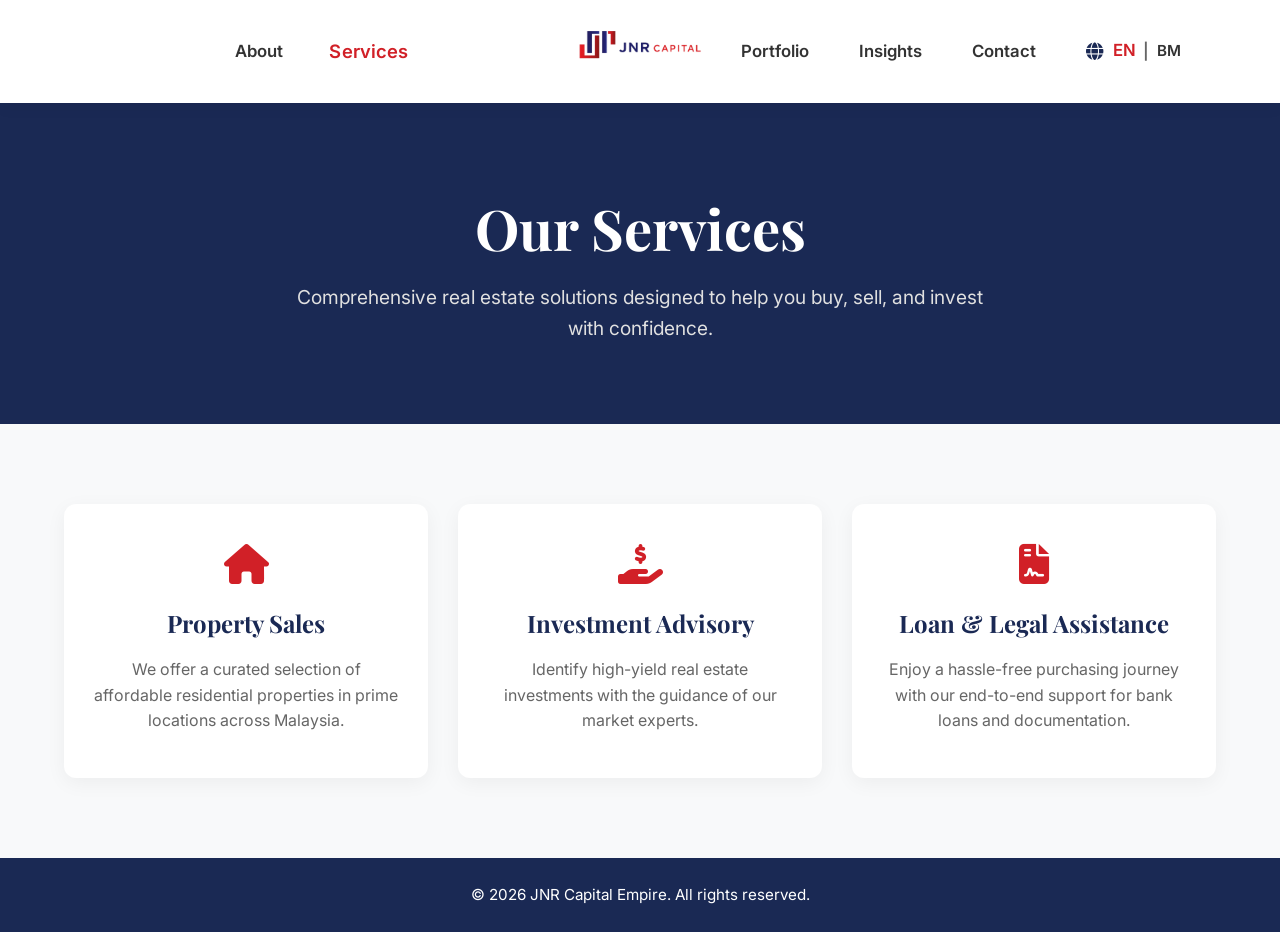
<file: services-en.html>
<!DOCTYPE html>
<html lang="en">
<head>
    <meta charset="UTF-8">
    <meta name="viewport" content="width=device-width, initial-scale=1.0">
    <title>Our Services - JNR Capital</title>
    <link rel="preconnect" href="https://fonts.googleapis.com">
    <link rel="preconnect" href="https://fonts.gstatic.com" crossorigin>
    <link href="https://fonts.googleapis.com/css2?family=Great+Vibes&family=Inter:wght@400;500;600;700&family=Playfair+Display:wght@400;600;700&display=swap" rel="stylesheet">
    <link rel="stylesheet" href="https://cdnjs.cloudflare.com/ajax/libs/font-awesome/6.4.0/css/all.min.css">
    <link rel="stylesheet" href="style.css">
</head>
<body>
    <nav class="custom-navbar">
        <div class="nav-left"><a href="about-en.html">About</a><a href="services-en.html" class="active">Services</a></div>
        <div class="nav-center"><a href="index-en.html"><img src="logo.png" alt="JNR Capital Logo" class="brand-logo"></a></div>
        <div class="nav-right">
            <a href="portfolio-en.html">Portfolio</a><a href="insights-en.html">Insights</a><a href="contact-en.html">Contact</a>
            <div class="lang-switch"><i class="fas fa-globe"></i><a href="#" class="active">EN</a> | <a href="services.html">BM</a></div>
        </div>
    </nav>
    <section class="page-hero">
        <h1>Our Services</h1>
        <p>Comprehensive real estate solutions designed to help you buy, sell, and invest with confidence.</p>
    </section>
    <section class="services-wrapper">
        <div class="services-grid">
            <div class="service-item"><i class="fas fa-home"></i><h3>Property Sales</h3><p>We offer a curated selection of affordable residential properties in prime locations across Malaysia.</p></div>
            <div class="service-item"><i class="fas fa-hand-holding-usd"></i><h3>Investment Advisory</h3><p>Identify high-yield real estate investments with the guidance of our market experts.</p></div>
            <div class="service-item"><i class="fas fa-file-contract"></i><h3>Loan &amp; Legal Assistance</h3><p>Enjoy a hassle-free purchasing journey with our end-to-end support for bank loans and documentation.</p></div>
        </div>
    </section>
    <footer class="simple-footer"><div class="footer-content"><p>&copy; 2026 JNR Capital Empire. All rights reserved.</p></div></footer>
</body>
</html>
</file>
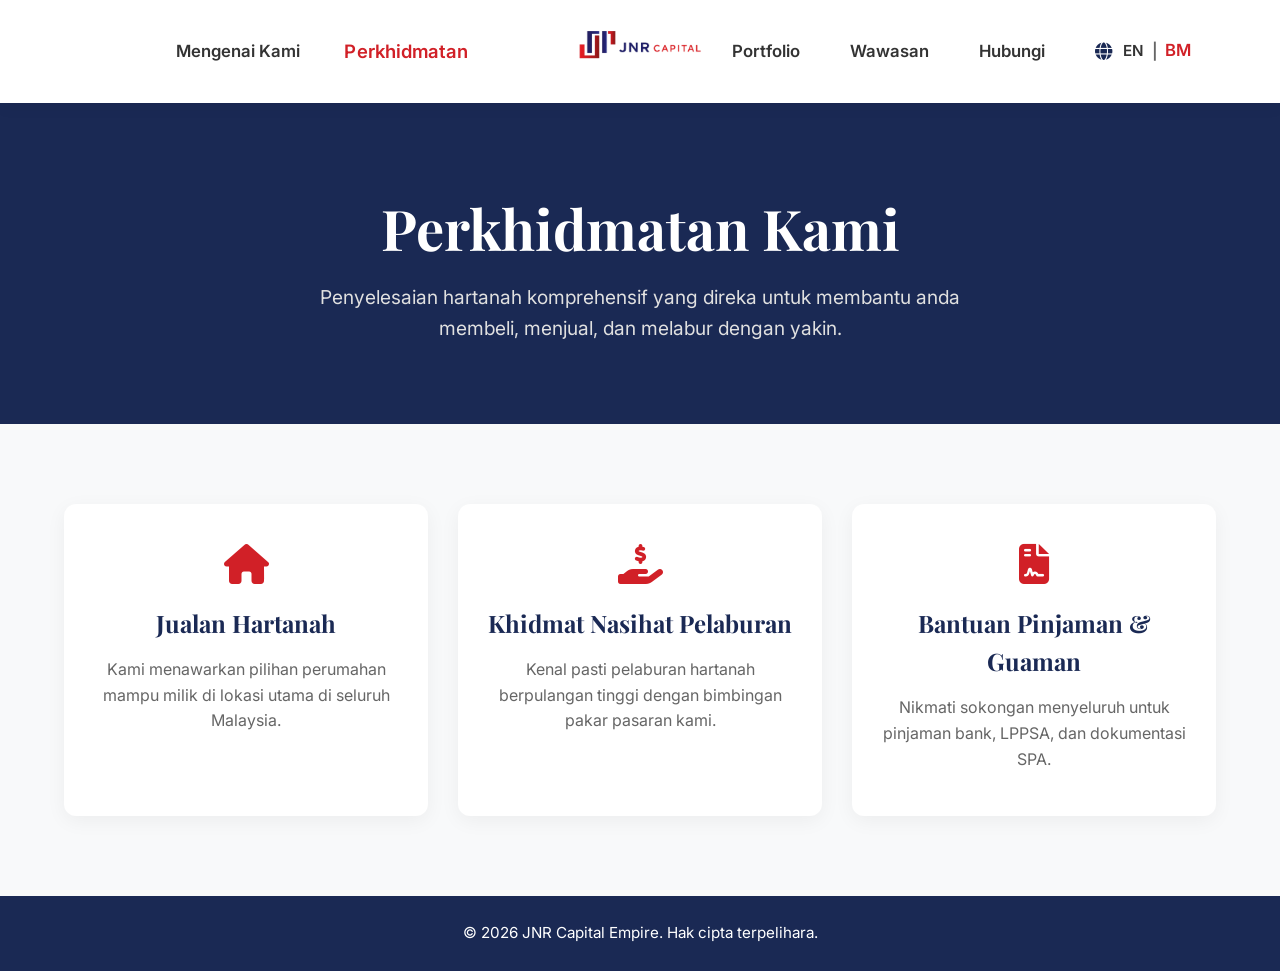
<file: services.html>
<!DOCTYPE html>
<html lang="ms">
<head>
    <meta charset="UTF-8">
    <meta name="viewport" content="width=device-width, initial-scale=1.0">
    <title>Perkhidmatan Kami - JNR Capital</title>
    <link rel="preconnect" href="https://fonts.googleapis.com">
    <link rel="preconnect" href="https://fonts.gstatic.com" crossorigin>
    <link href="https://fonts.googleapis.com/css2?family=Great+Vibes&family=Inter:wght@400;500;600;700&family=Playfair+Display:wght@400;600;700&display=swap" rel="stylesheet">
    <link rel="stylesheet" href="https://cdnjs.cloudflare.com/ajax/libs/font-awesome/6.4.0/css/all.min.css">
    <link rel="stylesheet" href="style.css">
</head>
<body>
    <nav class="custom-navbar">
        <div class="nav-left"><a href="about.html">Mengenai Kami</a><a href="services.html" class="active">Perkhidmatan</a></div>
        <div class="nav-center"><a href="index.html"><img src="logo.png" alt="Logo JNR Capital" class="brand-logo"></a></div>
        <div class="nav-right">
            <a href="portfolio.html">Portfolio</a><a href="insights.html">Wawasan</a><a href="contact.html">Hubungi</a>
            <div class="lang-switch"><i class="fas fa-globe"></i><a href="services-en.html">EN</a> | <a href="#" class="active">BM</a></div>
        </div>
    </nav>
    <section class="page-hero">
        <h1>Perkhidmatan Kami</h1>
        <p>Penyelesaian hartanah komprehensif yang direka untuk membantu anda membeli, menjual, dan melabur dengan yakin.</p>
    </section>
    <section class="services-wrapper">
        <div class="services-grid">
            <div class="service-item"><i class="fas fa-home"></i><h3>Jualan Hartanah</h3><p>Kami menawarkan pilihan perumahan mampu milik di lokasi utama di seluruh Malaysia.</p></div>
            <div class="service-item"><i class="fas fa-hand-holding-usd"></i><h3>Khidmat Nasihat Pelaburan</h3><p>Kenal pasti pelaburan hartanah berpulangan tinggi dengan bimbingan pakar pasaran kami.</p></div>
            <div class="service-item"><i class="fas fa-file-contract"></i><h3>Bantuan Pinjaman &amp; Guaman</h3><p>Nikmati sokongan menyeluruh untuk pinjaman bank, LPPSA, dan dokumentasi SPA.</p></div>
        </div>
    </section>
    <footer class="simple-footer"><div class="footer-content"><p>&copy; 2026 JNR Capital Empire. Hak cipta terpelihara.</p></div></footer>
</body>
</html>
</file>
<file: style.css>
/* =========================================
   JNR CAPITAL - GLOBAL VARIABLES & RESET
========================================= */
:root {
  --jnr-blue: #1A2954; 
  --jnr-red: #D12027;  
  --bg-light: #F8F9FA;
  --text-dark: #333333;
  --text-muted: #666666;
  --border-light: #E0E0E0;
  --white: #FFFFFF;
  
  --font-base: 'Inter', sans-serif;
  --font-heading: 'Playfair Display', serif;
  --font-cursive: 'Great Vibes', cursive;
  
  --transition: all 0.3s ease;
}

* { margin: 0; padding: 0; box-sizing: border-box; }
html { scroll-behavior: smooth; }
body { font-family: var(--font-base); color: var(--text-dark); background-color: var(--bg-light); line-height: 1.6; }
img { max-width: 100%; height: auto; display: block; }

/* =========================================
   NAVIGATION BAR (.custom-navbar)
========================================= */
.custom-navbar {
  display: grid;
  grid-template-columns: 1fr auto 1fr;
  align-items: center;
  padding: 15px 5%;
  background-color: var(--white);
  box-shadow: 0 4px 15px rgba(0, 0, 0, 0.05);
  position: sticky;
  top: 0;
  z-index: 1000;
}

.nav-left { display: flex; justify-content: center; gap: 50px; }
.nav-right { display: flex; justify-content: center; align-items: center; gap: 50px; }

.custom-navbar a {
  text-decoration: none;
  color: var(--text-dark);
  font-weight: 600;
  font-size: 1.05rem;
  transition: transform 0.3s ease, color 0.3s ease;
  display: inline-block;
}

.custom-navbar a:hover, .custom-navbar a.active {
  color: var(--jnr-red);
  transform: scale(1.1);
}

.nav-center .brand-logo { height: 65px; object-fit: contain; }

.lang-switch { display: flex; align-items: center; gap: 8px; font-weight: 600; color: var(--text-muted); }
.lang-switch i { font-size: 1.1rem; color: var(--jnr-blue); margin-right: 2px; }
.lang-switch a { font-size: 0.95rem; color: var(--text-dark); }
.lang-switch a.active { color: var(--jnr-red); transform: scale(1.1); }

/* =========================================
   GLOBAL FOOTER
========================================= */
.simple-footer {
  background-color: var(--jnr-blue);
  color: var(--white);
  text-align: center;
  padding: 25px 5%;
  font-size: 0.95rem;
}

/* =========================================
   INDEX HERO SECTION
========================================= */
.hero-section {
  padding: 100px 5%;
  background: linear-gradient(rgba(51, 62, 117, 0.85), rgba(51, 62, 117, 0.85)), url('photo_2026-08-07_16-48-45.jpg') center/cover no-repeat;
  text-align: center;
}

.hero-title { font-family: var(--font-heading); font-size: 4rem; color: var(--white); line-height: 1.2; margin-bottom: 40px; }
.cursive-accent { font-family: var(--font-cursive); color: var(--jnr-red); font-size: 4.5rem; display: block; margin-top: -15px; font-weight: 400; }

.search-container {
  max-width: 1100px;
  margin: 0 auto 40px auto;
  background: var(--white);
  padding: 15px;
  border-radius: 60px;
  box-shadow: 0 15px 35px rgba(0,0,0,0.15);
}

.search-form { display: flex; align-items: center; justify-content: space-between; }
.input-group { flex: 1; padding: 0 20px; }
.input-group select {
  width: 100%; border: none; outline: none; font-family: var(--font-base); font-size: 1rem; color: var(--text-dark); cursor: pointer; background: transparent; appearance: none;
  background-image: url("data:image/svg+xml;charset=US-ASCII,%3Csvg%20xmlns%3D%22http%3A%2F%2Fwww.w3.org%2F2000%2Fsvg%22%20width%3D%22292.4%22%20height%3D%22292.4%22%3E%3Cpath%20fill%3D%22%23333333%22%20d%3D%22M287%2069.4a17.6%2017.6%200%200%200-13-5.4H18.4c-5%200-9.3%201.8-12.9%205.4A17.6%2017.6%200%200%200%200%2082.2c0%205%201.8%209.3%205.4%2012.9l128%20127.9c3.6%203.6%207.8%205.4%2012.8%205.4s9.2-1.8%2012.8-5.4L287%2095c3.5-3.5%205.4-7.8%205.4-12.8%200-5-1.9-9.2-5.5-12.8z%22%2F%3E%3C%2Fsvg%3E");
  background-repeat: no-repeat; background-position: right center; background-size: 10px auto; padding-right: 15px;
}

.divider { border-left: 2px solid #f0f0f0; }

.search-btn {
  background: var(--jnr-red); color: var(--white); border: none; padding: 18px 40px; border-radius: 50px; font-family: var(--font-base); font-weight: 600; font-size: 1.05rem; cursor: pointer; transition: var(--transition); display: flex; align-items: center; gap: 10px;
}
.search-btn:hover { background: #a8191f; transform: translateY(-2px); box-shadow: 0 5px 15px rgba(209, 32, 39, 0.3); }

.hero-stats { display: flex; justify-content: center; gap: 30px; flex-wrap: wrap; font-family: var(--font-base); font-weight: 600; font-size: 0.95rem; color: var(--white); letter-spacing: 0.5px; }
.hero-stats .dot { color: var(--jnr-red); margin-right: 5px; font-size: 1.2rem; }

/* =========================================
   PROPERTIES SECTION
========================================= */
.properties-section { padding: 80px 5%; background: var(--white); }
.section-header { text-align: center; margin-bottom: 60px; }
.section-subtitle { color: var(--jnr-red); font-family: var(--font-base); font-weight: 700; letter-spacing: 2px; font-size: 0.9rem; display: block; margin-bottom: 10px; }
.section-title { font-family: var(--font-heading); color: var(--jnr-blue); font-size: 2.8rem; margin-bottom: 15px; }
.section-desc { color: var(--text-muted); font-size: 1.1rem; max-width: 600px; margin: 0 auto; }

.properties-grid { display: grid; grid-template-columns: repeat(auto-fit, minmax(350px, 1fr)); gap: 40px; }
.property-card { display: flex; flex-direction: column; background: var(--white); border-radius: 12px; overflow: hidden; box-shadow: 0 5px 20px rgba(0,0,0,0.06); border: 1px solid #f4f4f4; transition: var(--transition); }
.property-card:hover { transform: translateY(-10px); box-shadow: 0 20px 40px rgba(0,0,0,0.1); }
.property-image { position: relative; height: 260px; overflow: hidden; }
.property-image img { width: 100%; height: 100%; object-fit: cover; transition: transform 0.6s ease; }
.property-card:hover .property-image img { transform: scale(1.05); }

.property-badge { position: absolute; top: 20px; left: 20px; padding: 6px 15px; border-radius: 6px; font-weight: 600; font-size: 0.85rem; color: var(--white); z-index: 2; }
.property-badge.sale { background: var(--jnr-blue); }
.property-badge.sold { background: #e74c3c; }
.property-price { position: absolute; bottom: 20px; left: 20px; background: var(--jnr-red); color: var(--white); padding: 8px 18px; border-radius: 6px; font-weight: 700; font-size: 1.2rem; z-index: 2; box-shadow: 0 4px 10px rgba(0,0,0,0.2); }

.property-info { padding: 30px; display: flex; flex-direction: column; flex-grow: 1; }
.property-type { font-size: 0.85rem; color: var(--jnr-red); font-weight: 700; margin-bottom: 10px; text-transform: uppercase; letter-spacing: 0.5px; }
.property-title { font-family: var(--font-heading); font-size: 1.5rem; margin-bottom: 12px; }
.property-title a { text-decoration: none; color: var(--jnr-blue); transition: var(--transition); display: inline-block; }
.property-title a:hover { color: var(--jnr-red); }
.property-location { font-size: 0.95rem; color: var(--text-muted); margin-bottom: 15px; }
.property-location i { color: var(--jnr-red); margin-right: 8px; }
.property-summary { font-size: 0.95rem; color: var(--text-muted); margin-bottom: 25px; line-height: 1.6; flex-grow: 1; }

.property-specs { display: flex; justify-content: space-between; padding: 20px 0; border-top: 1px solid #f0f0f0; border-bottom: 1px solid #f0f0f0; margin-bottom: 25px; }
.property-specs span { font-size: 0.9rem; color: var(--text-dark); font-weight: 600; display: flex; align-items: center; gap: 8px; }
.property-specs i { color: var(--jnr-blue); font-size: 1.1rem; }

.property-btn { display: block; text-align: center; padding: 15px 20px; background: var(--bg-light); color: var(--jnr-blue); font-weight: 600; border-radius: 8px; text-decoration: none; transition: var(--transition); border: 1px solid #e0e0e0; }
.property-btn:hover { background: var(--jnr-blue); color: var(--white); border-color: var(--jnr-blue); }
.property-btn i { margin-left: 8px; }
.sold-btn { background: #f9f9f9; color: #a0a0a0; border-color: #eee; cursor: not-allowed; }
.sold-btn:hover { background: #f9f9f9; color: #a0a0a0; border-color: #eee; }

.no-results { text-align: center; padding: 60px 20px; background: var(--bg-light); border-radius: 12px; margin-top: 40px; border: 1px dashed #e0e0e0; }
.no-results i { font-size: 3.5rem; color: #cccccc; margin-bottom: 20px; }
.no-results h3 { font-family: var(--font-heading); color: var(--jnr-blue); font-size: 2rem; margin-bottom: 15px; }
.no-results p { color: var(--text-muted); font-size: 1.1rem; }

/* =========================================
   SUBPAGE SHARED LAYOUTS
========================================= */
.page-hero { background-color: var(--jnr-blue); color: var(--white); padding: 80px 5%; text-align: center; }
.page-hero h1 { font-family: var(--font-heading); font-size: 3.5rem; margin-bottom: 10px; }
.page-hero p { font-family: var(--font-base); font-size: 1.2rem; color: #e0e0e0; max-width: 700px; margin: 0 auto; }

.about-wrapper { display: flex; flex-wrap: wrap; gap: 50px; padding: 80px 5%; align-items: center; background: var(--white); }
.about-text { flex: 1; min-width: 300px; }
.about-text h2 { font-family: var(--font-heading); color: var(--jnr-blue); font-size: 2.5rem; margin-bottom: 20px; }
.about-text p { color: var(--text-muted); margin-bottom: 15px; font-size: 1.05rem; }
.about-visual { flex: 1; min-width: 300px; }
.about-visual img { border-radius: 12px; box-shadow: 0 10px 30px rgba(0,0,0,0.1); width: 100%; }

.services-wrapper { padding: 80px 5%; background: var(--bg-light); }
.services-grid { display: grid; grid-template-columns: repeat(auto-fit, minmax(300px, 1fr)); gap: 30px; }
.service-item { background: var(--white); padding: 40px 30px; border-radius: 12px; box-shadow: 0 5px 20px rgba(0,0,0,0.05); text-align: center; border-bottom: 4px solid transparent; transition: var(--transition); }
.service-item:hover { border-bottom: 4px solid var(--jnr-red); transform: translateY(-5px); }
.service-item i { font-size: 2.5rem; color: var(--jnr-red); margin-bottom: 20px; }
.service-item h3 { font-family: var(--font-heading); color: var(--jnr-blue); font-size: 1.5rem; margin-bottom: 15px; }
.service-item p { color: var(--text-muted); }

.insights-wrapper { padding: 80px 5%; background: var(--bg-light); }
.insights-grid { display: grid; grid-template-columns: repeat(auto-fit, minmax(320px, 1fr)); gap: 40px; }
.insight-card { background: var(--white); border-radius: 12px; overflow: hidden; box-shadow: 0 5px 20px rgba(0,0,0,0.05); transition: var(--transition); }
.insight-card:hover { transform: translateY(-5px); box-shadow: 0 15px 30px rgba(0,0,0,0.1); }
.insight-card img { width: 100%; height: 220px; object-fit: cover; }
.insight-text { padding: 30px; }
.insight-meta { color: var(--jnr-red); font-size: 0.85rem; font-weight: bold; margin-bottom: 10px; display: block; text-transform: uppercase; }
.insight-text h3 { font-family: var(--font-heading); font-size: 1.4rem; color: var(--jnr-blue); margin-bottom: 15px; }
.insight-text p { color: var(--text-muted); margin-bottom: 20px; }
.btn-read-more { color: var(--jnr-blue); text-decoration: none; font-weight: 600; border-bottom: 2px solid var(--jnr-red); padding-bottom: 2px; transition: var(--transition); display: inline-block; }
.btn-read-more:hover { color: var(--jnr-red); }

/* =========================================
   INDIVIDUAL PROPERTY DETAILS (property.html)
========================================= */
.property-details-wrapper { background-color: var(--white); padding: 40px 5%; }
.property-container { max-width: 1200px; margin: 0 auto; display: grid; grid-template-columns: 2fr 1fr; gap: 50px; }
.prop-divider { border: 0; border-top: 1px solid var(--border-light); margin: 25px 0; }
.property-main .prop-header h1 { font-family: var(--font-base); font-size: 2.2rem; color: var(--text-dark); margin-bottom: 5px; }
.property-main .prop-location { color: var(--text-muted); font-size: 1rem; margin-bottom: 15px; }
.property-main .prop-price { font-size: 2rem; font-weight: 700; color: var(--text-dark); margin-bottom: 20px; }
.prop-quick-specs { display: flex; gap: 40px; align-items: center; flex-wrap: wrap; }
.spec-item { display: flex; flex-direction: column; align-items: center; color: var(--text-dark); }
.spec-item i { font-size: 1.4rem; margin-bottom: 8px; color: var(--text-muted); }
.spec-item .spec-val { font-weight: 700; font-size: 1rem; }
.spec-item .spec-lbl { font-size: 0.8rem; color: var(--text-muted); }
.prop-affordability { display: flex; align-items: center; gap: 10px; font-weight: 600; }
.prop-affordability i { color: var(--text-muted); font-size: 1.2rem; }
.prop-affordability a { color: var(--text-dark); text-decoration: underline; transition: color 0.3s; }
.prop-affordability a:hover { color: var(--jnr-red); }
.prop-media-thumbnails { display: flex; gap: 20px; }
.media-box { display: flex; flex-direction: column; align-items: center; cursor: pointer; }
.media-box img { width: 80px; height: 80px; object-fit: cover; border-radius: 8px; border: 1px solid var(--border-light); margin-bottom: 8px; transition: transform 0.2s; }
.media-box:hover img { transform: scale(1.05); }
.media-box span { font-size: 0.85rem; font-weight: 600; }
.prop-section-title { font-size: 1.5rem; margin-bottom: 20px; color: var(--text-dark); }
.prop-details-grid { display: grid; grid-template-columns: 1fr 1fr; gap: 20px; margin-bottom: 20px; }
.detail-row { display: flex; align-items: center; gap: 15px; font-size: 0.95rem; color: var(--text-dark); }
.detail-row i { color: var(--text-muted); width: 20px; text-align: center; }
.btn-outline-pill { display: inline-block; padding: 8px 20px; border: 1px solid var(--text-dark); border-radius: 20px; background: transparent; color: var(--text-dark); font-weight: 600; font-size: 0.9rem; cursor: pointer; transition: var(--transition); }
.btn-outline-pill:hover { background: var(--bg-light); }
.prop-about p { color: var(--text-muted); margin-bottom: 15px; }

/* Right Column: Sidebar & Agent Card */
.sidebar-actions { display: flex; justify-content: flex-end; gap: 15px; margin-bottom: 25px; }
.btn-icon-pill { display: flex; align-items: center; gap: 8px; padding: 10px 20px; border: 1px solid var(--text-dark); border-radius: 25px; background: transparent; color: var(--text-dark); font-weight: 600; cursor: pointer; transition: var(--transition); }
.btn-icon-pill:hover { background: var(--bg-light); }
.btn-circle { width: 40px; height: 40px; border-radius: 50%; border: 1px solid var(--text-dark); background: transparent; display: flex; align-items: center; justify-content: center; cursor: pointer; transition: var(--transition); }
.btn-circle:hover { background: var(--bg-light); }
.agent-card { border: 1px solid var(--border-light); border-radius: 12px; padding: 25px; }
.agent-header { display: flex; align-items: center; gap: 15px; margin-bottom: 20px; position: relative; }
.agent-avatar { width: 60px; height: 60px; border-radius: 50%; object-fit: contain; }
.agent-info h4 { font-size: 1.1rem; margin-bottom: 2px; }
.agent-info p { font-size: 0.75rem; color: var(--text-muted); line-height: 1.3; }
.agent-header .fa-chevron-right { position: absolute; right: 0; top: 50%; transform: translateY(-50%); color: var(--text-muted); font-size: 0.8rem; }
.agent-buttons { display: flex; flex-direction: column; gap: 12px; }
.btn-full { width: 100%; padding: 12px; border-radius: 25px; font-weight: 600; font-size: 1rem; display: flex; justify-content: center; align-items: center; gap: 10px; cursor: pointer; transition: var(--transition); }
.btn-whatsapp { background-color: #C00000; color: var(--white); border: none; }
.btn-whatsapp:hover { background-color: #a00000; }
.btn-outline { background-color: transparent; color: var(--text-dark); border: 1px solid var(--text-dark); }
.btn-outline:hover { background-color: var(--bg-light); }
.agent-disclaimer { font-size: 0.75rem; color: var(--text-muted); text-align: center; margin-top: 20px; }
.agent-disclaimer a { color: var(--text-muted); text-decoration: underline; }

/* =========================================
   CONTACT PAGE (.contact.html)
========================================= */
.contact-page-wrapper { display: flex; min-height: calc(100vh - 95px); background: var(--white); flex-wrap: wrap; }
.contact-left { flex: 1; min-width: 400px; background: linear-gradient(to right, rgba(26, 41, 84, 0.9), rgba(26, 41, 84, 0.85)), url('photo_2026-07-30_16-21-27.jpg') center/cover; padding: 80px 5%; color: var(--white); display: flex; flex-direction: column; justify-content: center; position: relative; overflow: hidden; }
.contact-left h1 { font-family: var(--font-heading); font-size: 3.5rem; font-weight: 800; margin-bottom: 15px; text-transform: uppercase; letter-spacing: 2px; }
.contact-left .desc { font-size: 1.1rem; margin-bottom: 50px; max-width: 90%; line-height: 1.6; color: #e0e0e0; }
.contact-info-list { display: flex; flex-direction: column; gap: 30px; }
.info-item { display: flex; align-items: flex-start; gap: 20px; }
.info-item i { font-size: 1.4rem; margin-top: 3px; color: var(--white); }
.info-item h4 { font-size: 1.1rem; margin-bottom: 3px; color: var(--white); }
.info-item p { color: #e0e0e0; font-size: 0.95rem; line-height: 1.5; }

.contact-right { flex: 1; min-width: 400px; padding: 80px 5%; background: var(--white); display: flex; flex-direction: column; justify-content: center; }
.split-form { display: flex; flex-direction: column; gap: 30px; max-width: 600px; margin: 0 auto; width: 100%; }
.form-group-line { position: relative; }
.form-group-line input, .form-group-line select { width: 100%; border: none; border-bottom: 1px solid #d1d5db; padding: 10px 0; font-family: var(--font-base); font-size: 0.95rem; color: var(--text-dark); background: transparent; outline: none; transition: var(--transition); }
.form-group-line input::placeholder { color: #999; }
.form-group-line input:focus, .form-group-line select:focus { border-bottom-color: var(--jnr-blue); }
.form-row { display: flex; gap: 30px; }
.form-row .form-group-line { flex: 1; }
.split-form textarea { width: 100%; background: #f8f9fa; border: none; padding: 15px; font-family: var(--font-base); font-size: 0.95rem; color: var(--text-dark); outline: none; border-radius: 4px; min-height: 140px; resize: vertical; }
.split-form textarea::placeholder { color: #999; }
.form-checkbox { display: flex; align-items: flex-start; gap: 10px; font-size: 0.85rem; color: var(--text-muted); line-height: 1.5; }
.form-checkbox input { margin-top: 4px; }
.form-checkbox a { color: var(--jnr-red); text-decoration: none; font-weight: 600; }
.captcha-placeholder { display: flex; align-items: center; justify-content: space-between; border: 1px solid #e0e0e0; padding: 10px 15px; border-radius: 4px; width: max-content; gap: 30px; background: #fdfdfd; }
.captcha-placeholder .success-icon { color: #28a745; font-size: 1.5rem; display: flex; align-items: center; gap: 10px; font-weight: 600; font-size: 0.9rem; color: var(--text-dark); }
.captcha-placeholder .cloudflare-logo { font-size: 0.7rem; color: #777; text-align: right; line-height: 1.2; }
.btn-submit-split { background: var(--jnr-blue); color: var(--white); border: none; padding: 15px 35px; font-size: 1rem; font-weight: 600; border-radius: 4px; cursor: pointer; transition: var(--transition); align-self: flex-start; margin-top: 10px; }
.btn-submit-split:hover { background: var(--jnr-red); }

/* =========================================
   RESPONSIVE DESIGN (MOBILE & TABLET)
========================================= */
@media (max-width: 992px) {
  /* Fix Mobile Navbar Overlap */
  .custom-navbar { 
    display: flex; 
    flex-direction: column; 
    position: relative; 
    padding: 20px 5%; 
    gap: 15px; 
  }
  .nav-center { order: 1; }
  .nav-center .brand-logo { height: 50px; }
  .nav-left { order: 2; width: 100%; justify-content: center; flex-wrap: wrap; gap: 20px; }
  .nav-right { order: 3; width: 100%; justify-content: center; flex-wrap: wrap; gap: 20px; }
  
  .hero-section { padding: 40px 5%; }
  .hero-title { font-size: 2.5rem; margin-bottom: 20px; }
  .cursive-accent { font-size: 3rem; margin-top: -5px; }
  .search-container { border-radius: 12px; padding: 20px; }
  .search-form { flex-direction: column; gap: 10px; }
  .input-group { width: 100%; padding: 5px 0; }
  .divider { border-left: none; border-bottom: 1px solid #e0e0e0; }
  .search-btn { width: 100%; justify-content: center; border-radius: 8px; margin-top: 10px; }
  .hero-stats { flex-direction: column; align-items: flex-start; gap: 12px; margin-top: 25px; padding-left: 10px; text-align: left; }
  
  .section-title { font-size: 2.2rem; }
  .property-specs { flex-direction: column; gap: 10px; }
  .property-container { grid-template-columns: 1fr; }
  .sidebar-actions { justify-content: flex-start; }
  .prop-details-grid { grid-template-columns: 1fr; }
  .contact-page-wrapper { flex-direction: column; }
  .contact-left, .contact-right { min-width: 100%; }
  .form-row { flex-direction: column; gap: 30px; }
}
</file>
